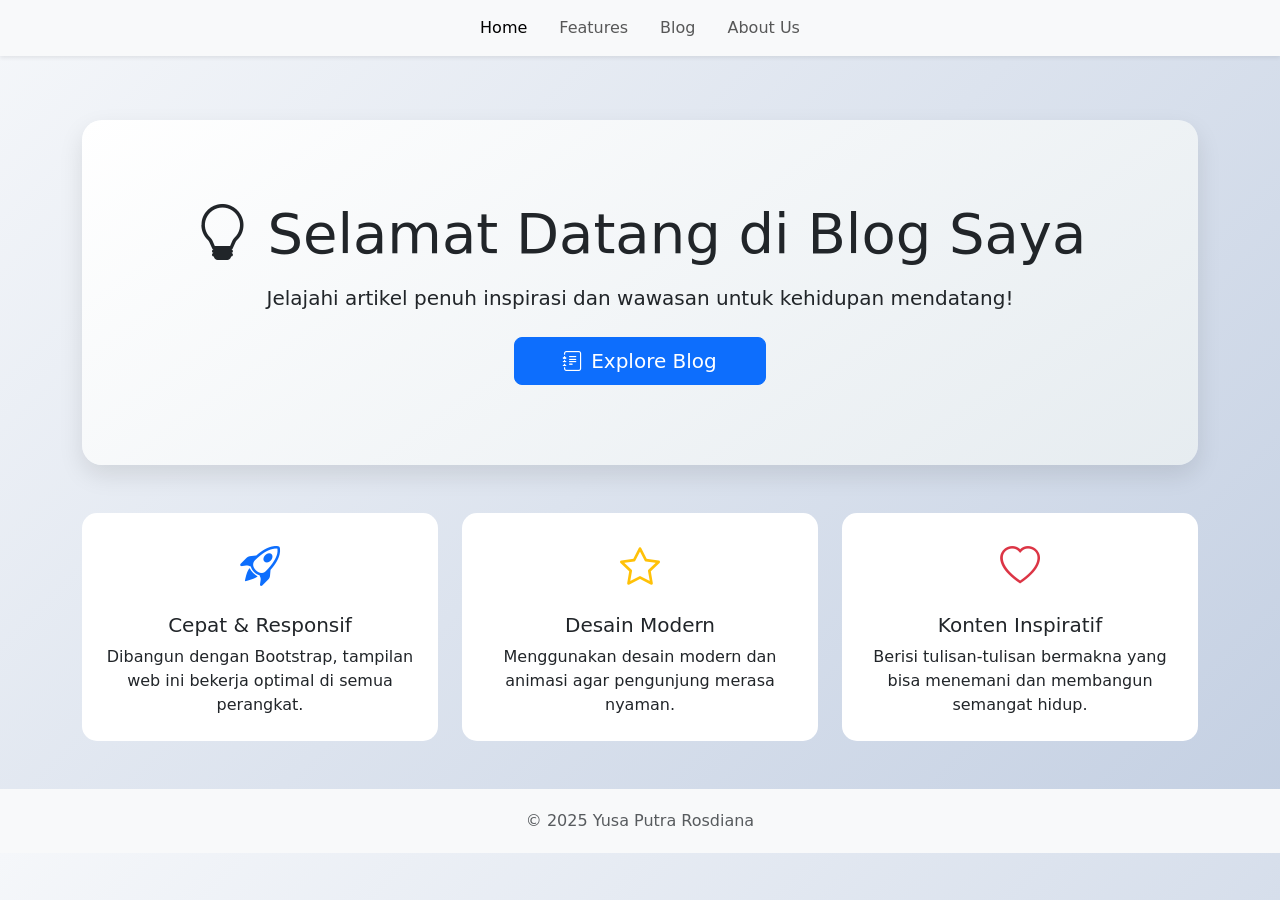
<file: index.html>
<!DOCTYPE html>
<html lang="en">
<head>
  <meta charset="UTF-8">
  <meta name="viewport" content="width=device-width, initial-scale=1">
  <title>Beranda</title>
  <link href="https://cdn.jsdelivr.net/npm/bootstrap@5.3.0/dist/css/bootstrap.min.css" rel="stylesheet">
  <link href="https://cdnjs.cloudflare.com/ajax/libs/animate.css/4.1.1/animate.min.css" rel="stylesheet">
  <link href="https://cdn.jsdelivr.net/npm/bootstrap-icons@1.10.5/font/bootstrap-icons.css" rel="stylesheet">
  <style>
    body {
      padding-top: 70px;
      background: linear-gradient(135deg, #f5f7fa, #c3cfe2);
    }

    .navbar.scrolled {
      background-color: rgba(255, 255, 255, 0.85) !important;
      -webkit-backdrop-filter: blur(10px);
      backdrop-filter: blur(10px);
      box-shadow: 0 2px 10px rgba(0, 0, 0, 0.05);
    }

    .hero-section {
      padding: 80px 20px;
      background: linear-gradient(145deg, #ffffff, #e6ecf0);
      border-radius: 20px;
      box-shadow: 0 10px 25px rgba(0, 0, 0, 0.1);
      margin-top: 50px;
    }

    .feature-card {
      border: none;
      border-radius: 15px;
      transition: transform 0.3s;
    }

    .feature-card:hover {
      transform: translateY(-5px);
      box-shadow: 0 8px 20px rgba(0, 0, 0, 0.1);
    }

    .footer {
      padding: 20px;
      background-color: #f8f9fa;
      text-align: center;
      margin-top: 100px;
    }
  </style>
</head>
<body>

<!-- Navbar -->
<nav class="navbar navbar-expand-lg navbar-light bg-light fixed-top shadow-sm">
  <div class="container justify-content-center">
    <button class="navbar-toggler" type="button" data-bs-toggle="collapse" data-bs-target="#navbarNav" title="Toggle navigation">
      <span class="navbar-toggler-icon"></span>
    </button>
    <div class="collapse navbar-collapse justify-content-center" id="navbarNav">
      <ul class="navbar-nav gap-3">
        <li class="nav-item"><a class="nav-link active" href="index.html">Home</a></li>
        <li class="nav-item"><a class="nav-link" href="features.html">Features</a></li>
        <li class="nav-item"><a class="nav-link" href="blog.html">Blog</a></li>
        <li class="nav-item"><a class="nav-link" href="about.html">About Us</a></li>
      </ul>
    </div>
  </div>
</nav>

<script>
  window.addEventListener('scroll', function () {
    const navbar = document.querySelector('.navbar');
    navbar.classList.toggle('scrolled', window.scrollY > 50);
  });
</script>

<!-- Hero Section -->
<div class="container text-center">
  <div class="hero-section animate__animated animate__fadeInUp">
    <h1 class="display-4 mb-3"><i class="bi bi-lightbulb"></i> Selamat Datang di <strong>Blog Saya</strong></h1>
    <p class="lead mb-4">Jelajahi artikel penuh inspirasi dan wawasan untuk kehidupan mendatang!</p>
    <a href="blog.html" class="btn btn-primary btn-lg px-5"><i class="bi bi-journal-text me-2"></i>Explore Blog</a>
  </div>
</div>

<!-- Feature Highlights -->
<div class="container mt-5">
  <div class="row g-4 text-center">
    <div class="col-md-4">
      <div class="card feature-card p-4">
        <i class="bi bi-rocket-takeoff fs-1 text-primary mb-3"></i>
        <h5 class="card-title">Cepat & Responsif</h5>
        <p class="card-text">Dibangun dengan Bootstrap, tampilan web ini bekerja optimal di semua perangkat.</p>
      </div>
    </div>
    <div class="col-md-4">
      <div class="card feature-card p-4">
        <i class="bi bi-star fs-1 text-warning mb-3"></i>
        <h5 class="card-title">Desain Modern</h5>
        <p class="card-text">Menggunakan desain modern dan animasi agar pengunjung merasa nyaman.</p>
      </div>
    </div>
    <div class="col-md-4">
      <div class="card feature-card p-4">
        <i class="bi bi-heart fs-1 text-danger mb-3"></i>
        <h5 class="card-title">Konten Inspiratif</h5>
        <p class="card-text">Berisi tulisan-tulisan bermakna yang bisa menemani dan membangun semangat hidup.</p>
      </div>
    </div>
  </div>
</div>

<!-- Footer -->
<div class="footer mt-5">
  <p class="text-muted mb-0">© 2025 Yusa Putra Rosdiana</p>
</div>

<script src="https://cdn.jsdelivr.net/npm/bootstrap@5.3.0/dist/js/bootstrap.bundle.min.js"></script>
</body>
</html>
</file>
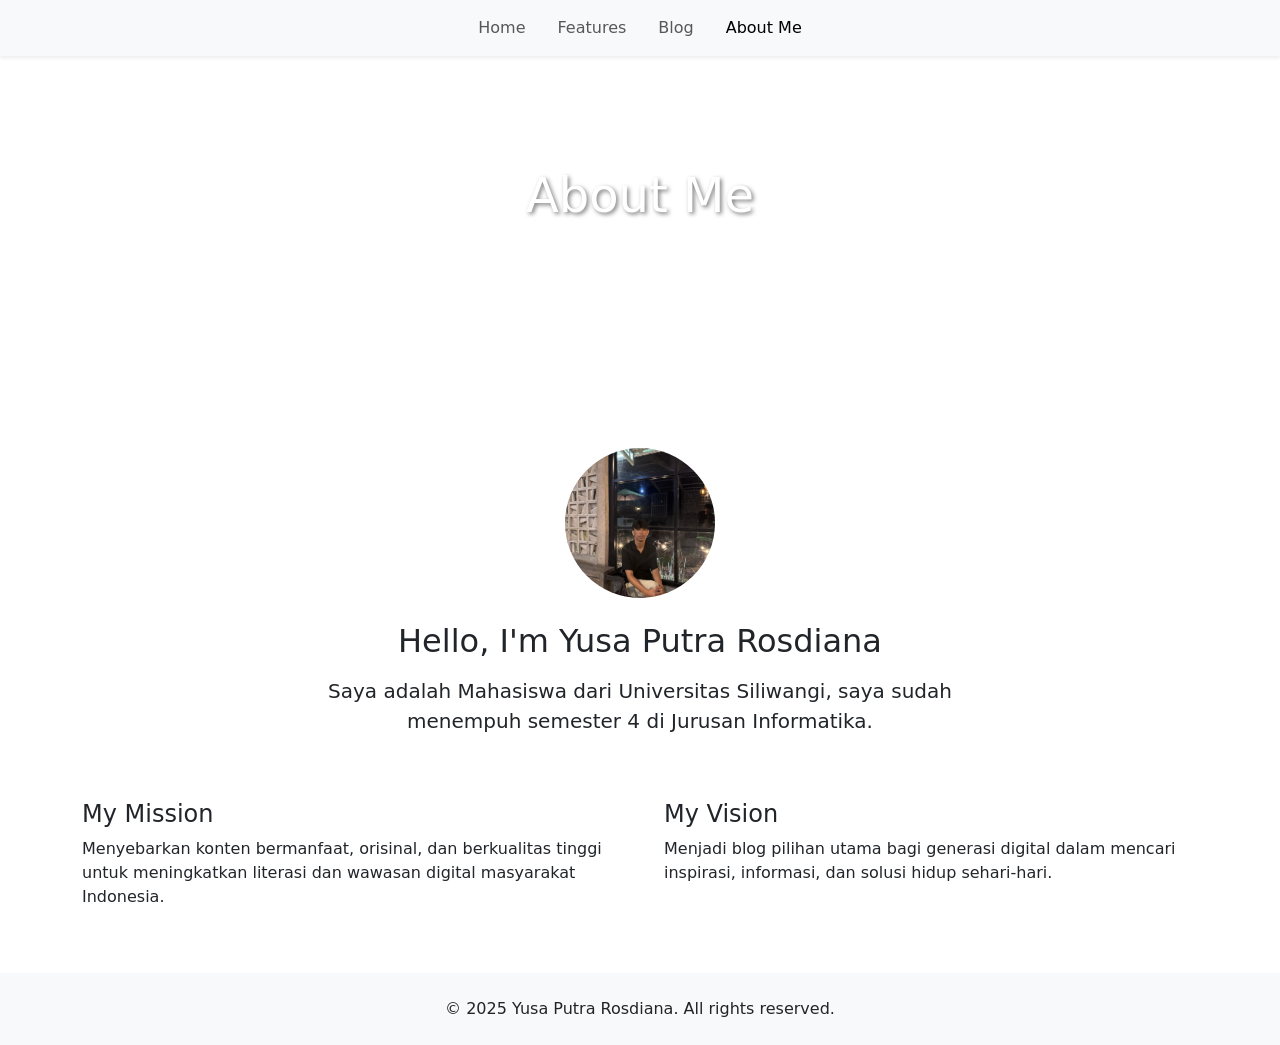
<file: about.html>
<!DOCTYPE html>
<html lang="en">
<head>
  <meta charset="UTF-8" />
  <meta name="viewport" content="width=device-width, initial-scale=1.0"/>
  <title>About Me</title>
  <link href="https://cdn.jsdelivr.net/npm/bootstrap@5.3.0/dist/css/bootstrap.min.css" rel="stylesheet">
  <style>
    .hero {
      background: url('https://bnp.jambiprov.go.id/wp-content/uploads/2022/12/Cara-menulis-artikel-ilmiah.png') no-repeat center center;
      background-size: cover;
      height: 400px;
      color: white;
      display: flex;
      align-items: center;
      justify-content: center;
      text-shadow: 2px 2px 4px rgba(0,0,0,0.5);
    }
    .hero h1 {
      font-size: 3rem;
    }
    .profile img {
      width: 150px;
      height: 150px;
      object-fit: cover;
      border-radius: 50%;
    }
  </style>
</head>
<body>
  <!-- Navbar -->
  <nav class="navbar navbar-expand-lg navbar-light bg-light fixed-top shadow-sm">
    <div class="container justify-content-center">
      <button class="navbar-toggler" type="button" data-bs-toggle="collapse" data-bs-target="#navbarNav" title="Toggle navigation">
        <span class="navbar-toggler-icon"></span>
      </button>
      <div class="collapse navbar-collapse justify-content-center" id="navbarNav">
        <ul class="navbar-nav gap-3">
          <li class="nav-item"><a class="nav-link" href="index.html">Home</a></li>
          <li class="nav-item"><a class="nav-link" href="features.html">Features</a></li>
          <li class="nav-item"><a class="nav-link" href="blog.html">Blog</a></li>
          <li class="nav-item"><a class="nav-link active" href="about.html">About Me</a></li>
        </ul>
      </div>
    </div>
  </nav>

  <!-- Hero Section -->
  <section class="hero mb-5">
    <h1>About Me</h1>
  </section>

  <!-- About Me -->
  <div class="container mb-5">
    <div class="row justify-content-center">
      <div class="col-lg-8 text-center">
        <div class="profile mb-4">
          <img src="/image/foto.jpg" alt="My Photo">
        </div>
        <h2 class="mb-3">Hello, I'm Yusa Putra Rosdiana</h2>
        <p class="lead">Saya adalah Mahasiswa dari Universitas Siliwangi, saya sudah menempuh semester 4 di Jurusan Informatika.</p>
      </div>
    </div>
  </div>

  <!-- My Mission and Vision -->
  <div class="container mb-5">
    <div class="row g-5">
      <div class="col-md-6">
        <h4>My Mission</h4>
        <p>Menyebarkan konten bermanfaat, orisinal, dan berkualitas tinggi untuk meningkatkan literasi dan wawasan digital masyarakat Indonesia.</p>
      </div>
      <div class="col-md-6">
        <h4>My Vision</h4>
        <p> Menjadi blog pilihan utama bagi generasi digital dalam mencari inspirasi, informasi, dan solusi hidup sehari-hari.</p>
      </div>
    </div>
  </div>

  <!-- Footer -->
  <footer class="bg-light text-center py-4">
    <div class="container">
      <p class="mb-0">&copy; 2025 Yusa Putra Rosdiana. All rights reserved.</p>
    </div>
  </footer>

  <script src="https://cdn.jsdelivr.net/npm/bootstrap@5.3.0/dist/js/bootstrap.bundle.min.js"></script>
</body>
</html>
</file>
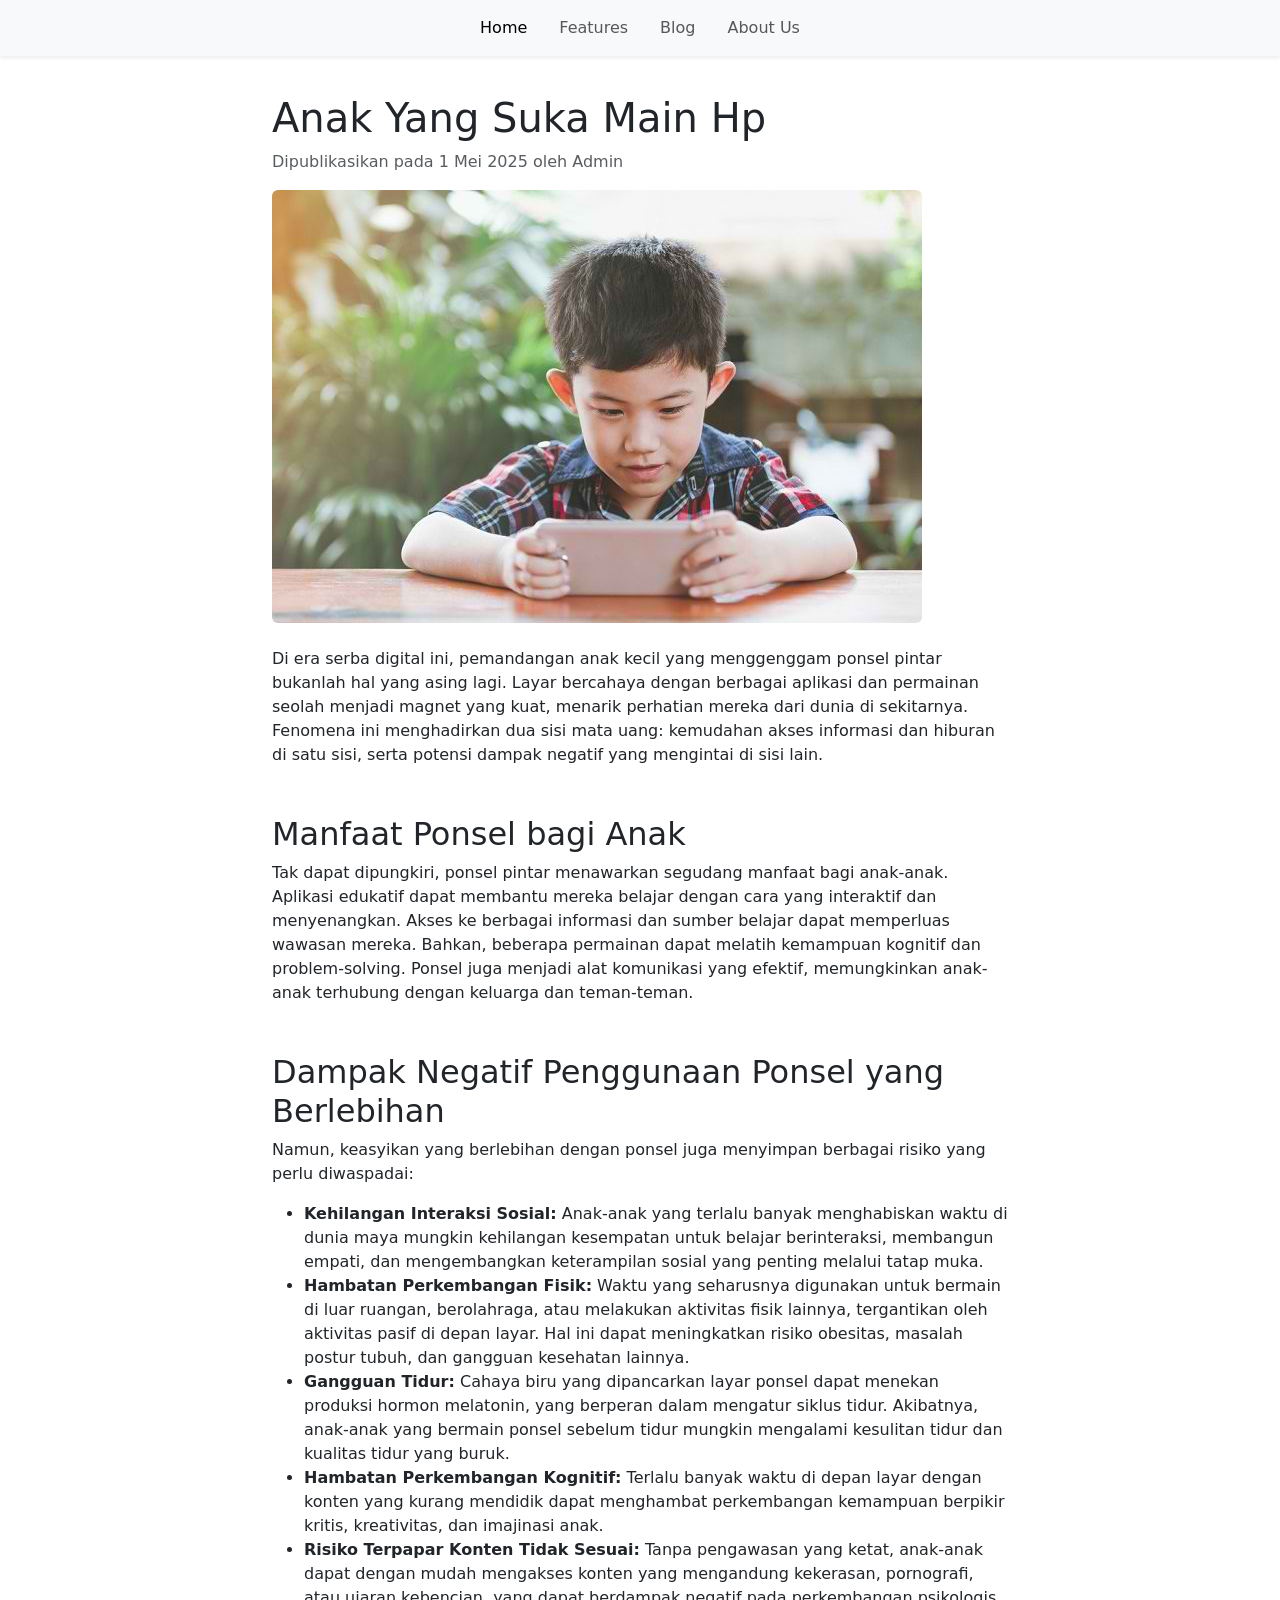
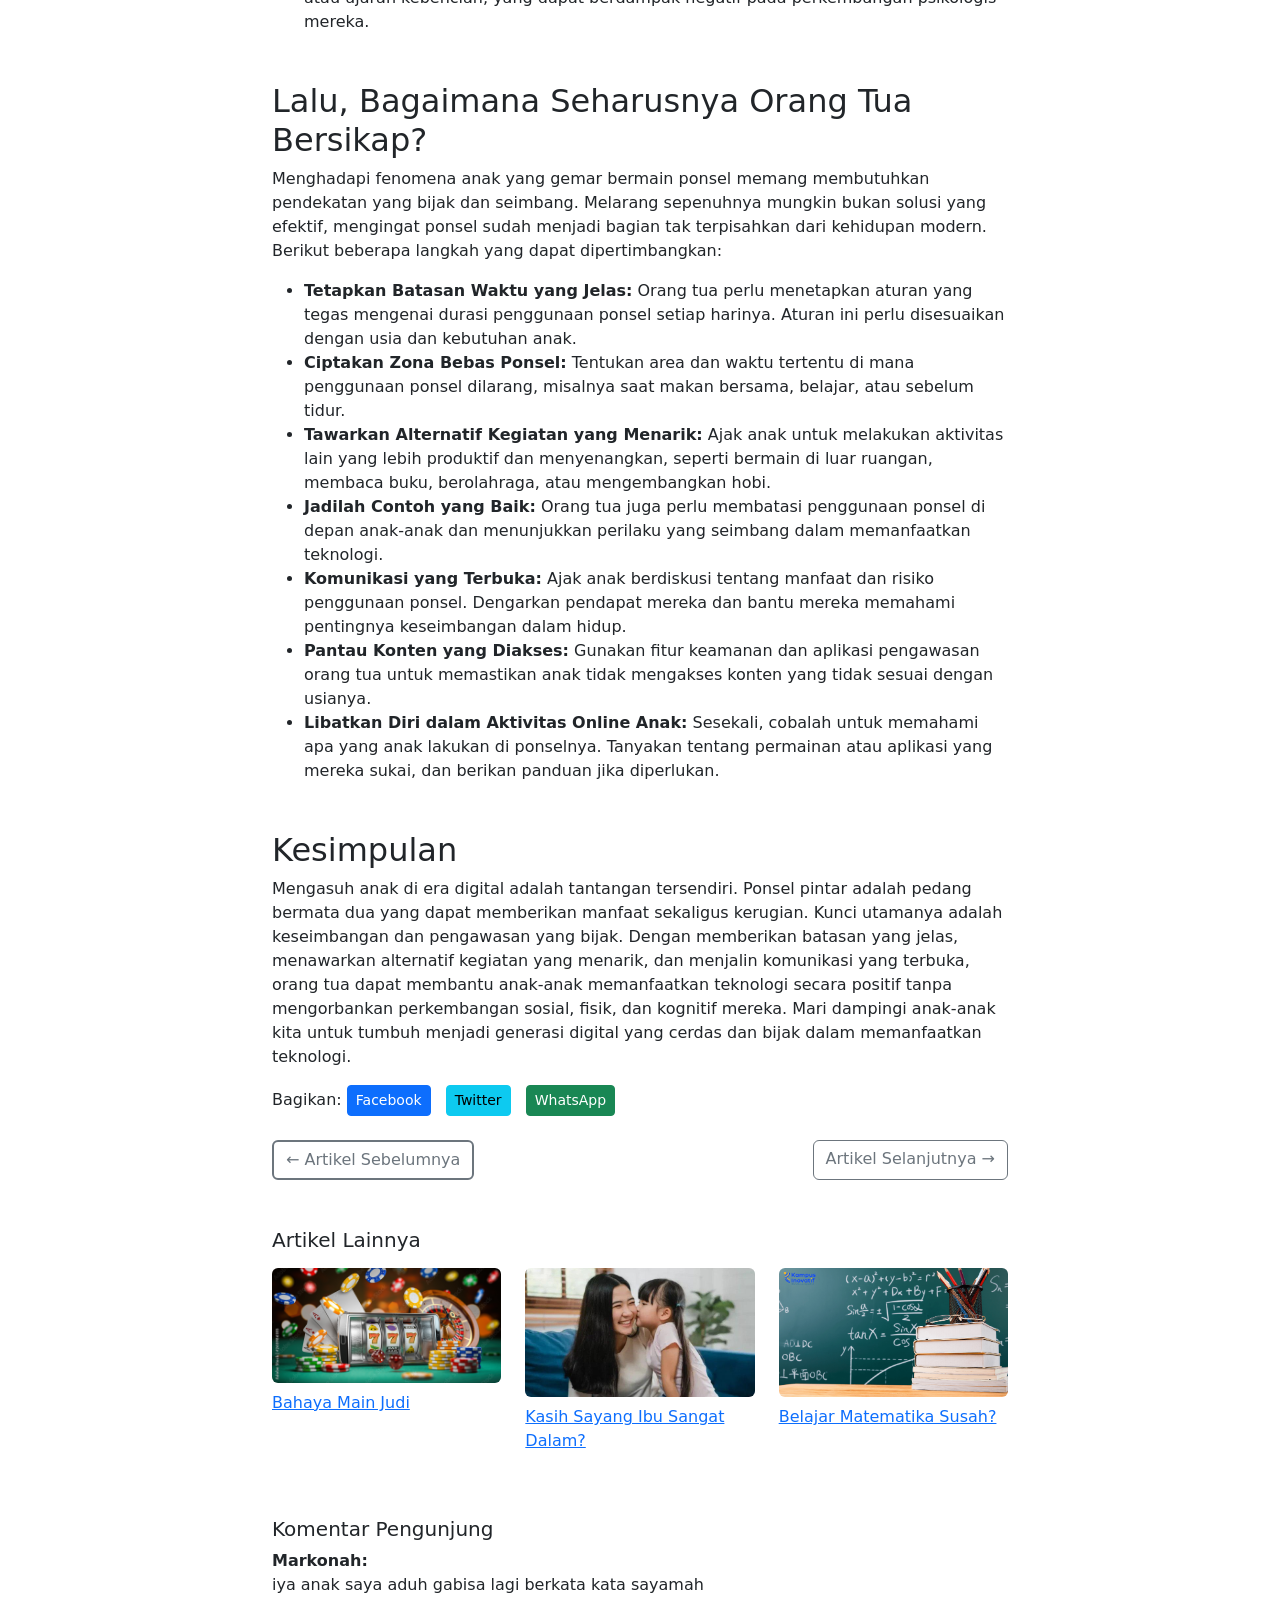
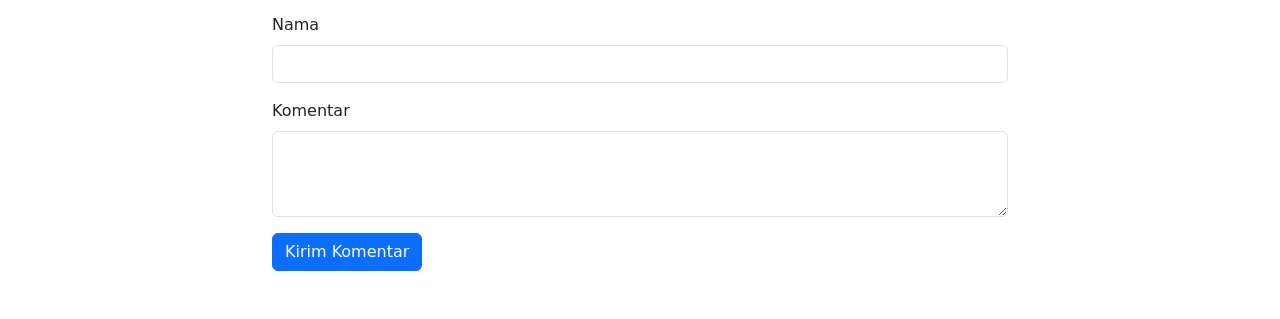
<file: artikel1.html>
<!DOCTYPE html>
<html lang="id">
<head>
  <meta charset="UTF-8">
  <meta name="viewport" content="width=device-width, initial-scale=1">
  <title>Artikel</title>
  <link href="https://cdn.jsdelivr.net/npm/bootstrap@5.3.0/dist/css/bootstrap.min.css" rel="stylesheet">
  <style>
    body {
      padding-top: 70px;
    }
    .share-btns a {
      margin-right: 10px;
    }
    .comment-box {
      margin-top: 30px;
    }
    .btn-custom {
    border: 2px solid #6c757d; /* Warna border */
    color: #6c757d; /* Warna teks */
    transition: all 0.3s ease; /* Efek transisi */
  }

  .btn-custom:hover {
    background-color: #6c757d; /* Warna latar saat hover */
    color: #fff; /* Warna teks saat hover */
    box-shadow: 0 4px 8px rgba(0, 0, 0, 0.2); /* Efek bayangan */
  }
  </style>
</head>
<body>

<!-- Navbar -->
<nav class="navbar navbar-expand-lg navbar-light bg-light fixed-top shadow-sm">
  <div class="container justify-content-center">
    <button class="navbar-toggler" type="button" data-bs-toggle="collapse" data-bs-target="#navbarNav" title="Toggle navigation">
      <span class="navbar-toggler-icon"></span>
    </button>
    <div class="collapse navbar-collapse justify-content-center" id="navbarNav">
      <ul class="navbar-nav gap-3">
        <li class="nav-item"><a class="nav-link active" href="index.html">Home</a></li>
        <li class="nav-item"><a class="nav-link" href="features.html">Features</a></li>
        <li class="nav-item"><a class="nav-link" href="blog.html">Blog</a></li>
        <li class="nav-item"><a class="nav-link" href="about.html">About Us</a></li>
      </ul>
    </div>
  </div>
</nav>
<!-- Konten Artikel -->
<div class="container pb-5">
  <div class="row">
    <div class="col-lg-8 mx-auto">

      <h1 class="mt-4">Anak Yang Suka Main Hp</h1>
      <p class="text-muted">Dipublikasikan pada 1 Mei 2025 oleh Admin</p>

      <img src="/image/anak.jpg" class="img-fluid rounded mb-4" alt="Gambar Artikel">

      <p>Di era serba digital ini, pemandangan anak kecil yang menggenggam ponsel pintar bukanlah hal yang asing lagi. Layar bercahaya dengan berbagai aplikasi dan permainan seolah menjadi magnet yang kuat, menarik perhatian mereka dari dunia di sekitarnya. Fenomena ini menghadirkan dua sisi mata uang: kemudahan akses informasi dan hiburan di satu sisi, serta potensi dampak negatif yang mengintai di sisi lain.</p>

      <h2 class="mt-5">Manfaat Ponsel bagi Anak</h2>
      <p>Tak dapat dipungkiri, ponsel pintar menawarkan segudang manfaat bagi anak-anak. Aplikasi edukatif dapat membantu mereka belajar dengan cara yang interaktif dan menyenangkan. Akses ke berbagai informasi dan sumber belajar dapat memperluas wawasan mereka. Bahkan, beberapa permainan dapat melatih kemampuan kognitif dan problem-solving. Ponsel juga menjadi alat komunikasi yang efektif, memungkinkan anak-anak terhubung dengan keluarga dan teman-teman.</p>

      <h2 class="mt-5">Dampak Negatif Penggunaan Ponsel yang Berlebihan</h2>
      <p>Namun, keasyikan yang berlebihan dengan ponsel juga menyimpan berbagai risiko yang perlu diwaspadai:</p>
      <ul>
        <li><strong>Kehilangan Interaksi Sosial:</strong> Anak-anak yang terlalu banyak menghabiskan waktu di dunia maya mungkin kehilangan kesempatan untuk belajar berinteraksi, membangun empati, dan mengembangkan keterampilan sosial yang penting melalui tatap muka.</li>
        <li><strong>Hambatan Perkembangan Fisik:</strong> Waktu yang seharusnya digunakan untuk bermain di luar ruangan, berolahraga, atau melakukan aktivitas fisik lainnya, tergantikan oleh aktivitas pasif di depan layar. Hal ini dapat meningkatkan risiko obesitas, masalah postur tubuh, dan gangguan kesehatan lainnya.</li>
        <li><strong>Gangguan Tidur:</strong> Cahaya biru yang dipancarkan layar ponsel dapat menekan produksi hormon melatonin, yang berperan dalam mengatur siklus tidur. Akibatnya, anak-anak yang bermain ponsel sebelum tidur mungkin mengalami kesulitan tidur dan kualitas tidur yang buruk.</li>
        <li><strong>Hambatan Perkembangan Kognitif:</strong> Terlalu banyak waktu di depan layar dengan konten yang kurang mendidik dapat menghambat perkembangan kemampuan berpikir kritis, kreativitas, dan imajinasi anak.</li>
        <li><strong>Risiko Terpapar Konten Tidak Sesuai:</strong> Tanpa pengawasan yang ketat, anak-anak dapat dengan mudah mengakses konten yang mengandung kekerasan, pornografi, atau ujaran kebencian, yang dapat berdampak negatif pada perkembangan psikologis mereka.</li>
      </ul>

      <h2 class="mt-5">Lalu, Bagaimana Seharusnya Orang Tua Bersikap?</h2>
      <p>Menghadapi fenomena anak yang gemar bermain ponsel memang membutuhkan pendekatan yang bijak dan seimbang. Melarang sepenuhnya mungkin bukan solusi yang efektif, mengingat ponsel sudah menjadi bagian tak terpisahkan dari kehidupan modern. Berikut beberapa langkah yang dapat dipertimbangkan:</p>
      <ul>
        <li><strong>Tetapkan Batasan Waktu yang Jelas:</strong> Orang tua perlu menetapkan aturan yang tegas mengenai durasi penggunaan ponsel setiap harinya. Aturan ini perlu disesuaikan dengan usia dan kebutuhan anak.</li>
        <li><strong>Ciptakan Zona Bebas Ponsel:</strong> Tentukan area dan waktu tertentu di mana penggunaan ponsel dilarang, misalnya saat makan bersama, belajar, atau sebelum tidur.</li>
        <li><strong>Tawarkan Alternatif Kegiatan yang Menarik:</strong> Ajak anak untuk melakukan aktivitas lain yang lebih produktif dan menyenangkan, seperti bermain di luar ruangan, membaca buku, berolahraga, atau mengembangkan hobi.</li>
        <li><strong>Jadilah Contoh yang Baik:</strong> Orang tua juga perlu membatasi penggunaan ponsel di depan anak-anak dan menunjukkan perilaku yang seimbang dalam memanfaatkan teknologi.</li>
        <li><strong>Komunikasi yang Terbuka:</strong> Ajak anak berdiskusi tentang manfaat dan risiko penggunaan ponsel. Dengarkan pendapat mereka dan bantu mereka memahami pentingnya keseimbangan dalam hidup.</li>
        <li><strong>Pantau Konten yang Diakses:</strong> Gunakan fitur keamanan dan aplikasi pengawasan orang tua untuk memastikan anak tidak mengakses konten yang tidak sesuai dengan usianya.</li>
        <li><strong>Libatkan Diri dalam Aktivitas Online Anak:</strong> Sesekali, cobalah untuk memahami apa yang anak lakukan di ponselnya. Tanyakan tentang permainan atau aplikasi yang mereka sukai, dan berikan panduan jika diperlukan.</li>
      </ul>

      <h2 class="mt-5">Kesimpulan</h2>
      <p>Mengasuh anak di era digital adalah tantangan tersendiri. Ponsel pintar adalah pedang bermata dua yang dapat memberikan manfaat sekaligus kerugian. Kunci utamanya adalah keseimbangan dan pengawasan yang bijak. Dengan memberikan batasan yang jelas, menawarkan alternatif kegiatan yang menarik, dan menjalin komunikasi yang terbuka, orang tua dapat membantu anak-anak memanfaatkan teknologi secara positif tanpa mengorbankan perkembangan sosial, fisik, dan kognitif mereka. Mari dampingi anak-anak kita untuk tumbuh menjadi generasi digital yang cerdas dan bijak dalam memanfaatkan teknologi.</p>

      <!-- Tombol Share -->
    <div class="share-btns mb-4">
      <span>Bagikan: </span>
      <a href="https://www.facebook.com/sharer/sharer.php?u=https://example.com/artikel1.html" target="_blank" rel="noopener" class="btn btn-sm btn-primary">
        Facebook
      </a>
      <a href="https://twitter.com/intent/tweet?url=https://example.com/artikel1.html&text=Anak%20Yang%20Suka%20Main%20Hp" target="_blank" rel="noopener" class="btn btn-sm btn-info">
        Twitter
      </a>
      <a href="https://api.whatsapp.com/send?text=Anak%20Yang%20Suka%20Main%20Hp%20https://example.com/artikel1.html" target="_blank" rel="noopener" class="btn btn-sm btn-success">
        WhatsApp
      </a>
    </div>

      <!-- Navigasi Artikel -->
      <div class="d-flex justify-content-between my-4">
        <a href="/features.html" class="btn btn-outline-secondary btn-custom">&larr; Artikel Sebelumnya</a>
        <a href="/artikel2.html" class="btn btn-outline-secondary">Artikel Selanjutnya &rarr;</a>
      </div>

      <!-- Rekomendasi Artikel -->
      <h5 class="mt-5 mb-3">Artikel Lainnya</h5>
      <div class="row">
        <div class="col-md-4">
          <a href="/artikel2.html" title="Bahaya Main Judi"><img src="/image/judi.jpg" class="img-fluid rounded" alt=""></a>
          <p class="mt-2"><a href="/artikel2.html">Bahaya Main Judi</a></p>
        </div>
        <div class="col-md-4">
          <a href="/artikel3.html" title="Kasih Sayang Ibu Sangat Dalam?"><img src="/image/ibu.jpg" class="img-fluid rounded" alt=""></a>
          <p class="mt-2"><a href="/artikel3.html">Kasih Sayang Ibu Sangat Dalam?</a></p>
        </div>
        <div class="col-md-4">
          <a href="/features.html" title="Belajar Matematika Susah?"><img src="/image/matematik.png" class="img-fluid rounded" alt=""></a>
          <p class="mt-2"><a href="/features.html">Belajar Matematika Susah?</a></p>
        </div>
      </div>

      <!-- Komentar -->
      <div class="comment-box mt-5">
        <h5>Komentar Pengunjung</h5>
        <div id="comment-list" class="mb-3">
          <!-- Komentar yang sudah ada -->
          <div class="mb-3">
            <strong>Markonah:</strong>
            <p>iya anak saya aduh gabisa lagi berkata kata sayamah</p>
          </div>
        </div>
      
        <!-- Kolom Komentar -->
        <form id="comment-form">
          <div class="mb-3">
            <label for="nama" class="form-label">Nama</label>
            <input type="text" class="form-control" id="nama" required>
          </div>
          <div class="mb-3">
            <label for="komentar" class="form-label">Komentar</label>
            <textarea class="form-control" id="komentar" rows="3" required></textarea>
          </div>
          <button type="submit" class="btn btn-primary">Kirim Komentar</button>
        </form>
      </div>
      
      <script>
        // Tangani pengiriman komentar
        document.getElementById('comment-form').addEventListener('submit', function (e) {
          e.preventDefault(); // Mencegah reload halaman
      
          // Ambil nilai dari input
          const nama = document.getElementById('nama').value;
          const komentar = document.getElementById('komentar').value;
      
          // Buat elemen komentar baru
          const commentList = document.getElementById('comment-list');
          const newComment = document.createElement('div');
          newComment.classList.add('mb-3');
          newComment.innerHTML = `<strong>${nama}:</strong><p>${komentar}</p>`;
      
          // Tambahkan komentar ke daftar
          commentList.appendChild(newComment);
      
          // Reset form
          document.getElementById('comment-form').reset();
        });
      </script>

    </div>
  </div>
</div>
    </div>
  </div>
</div>

<!-- Bootstrap JS -->
<script src="https://cdn.jsdelivr.net/npm/bootstrap@5.3.0/dist/js/bootstrap.bundle.min.js"></script>

</body>
</html>
</file>
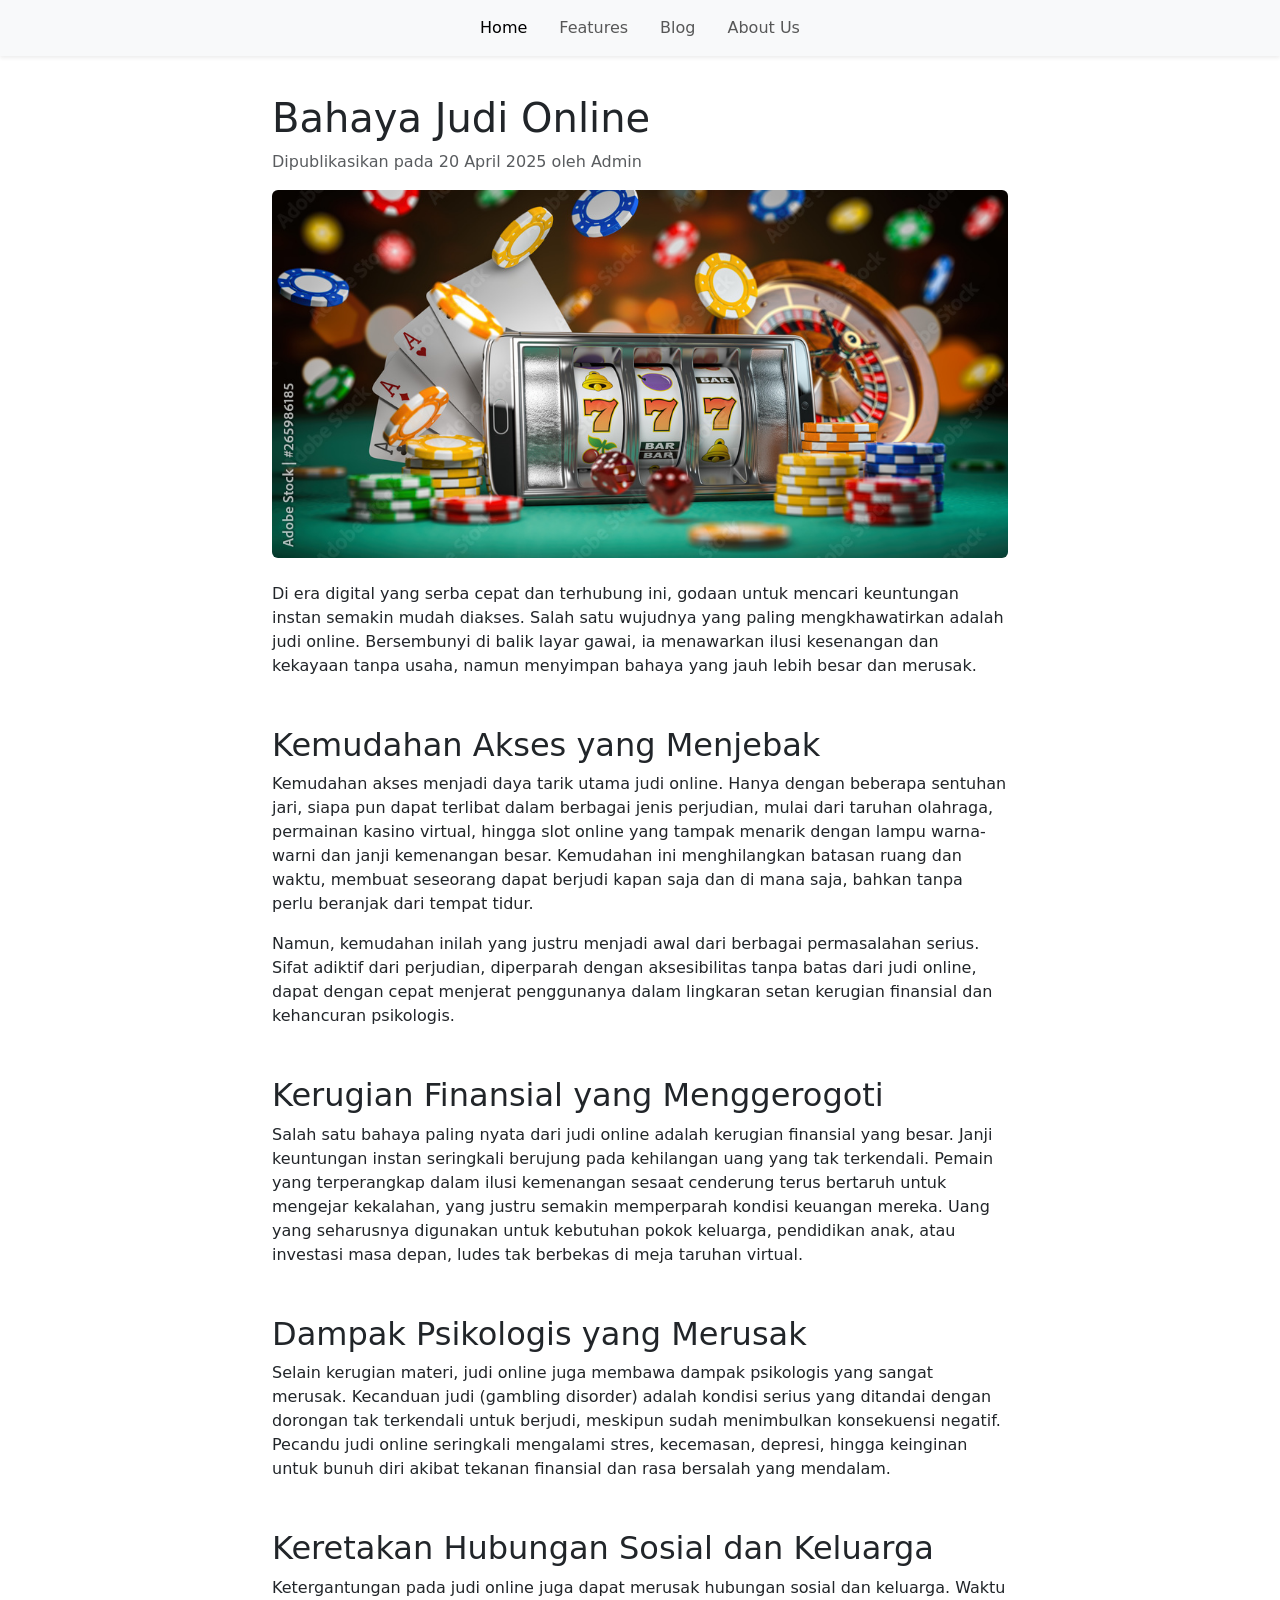
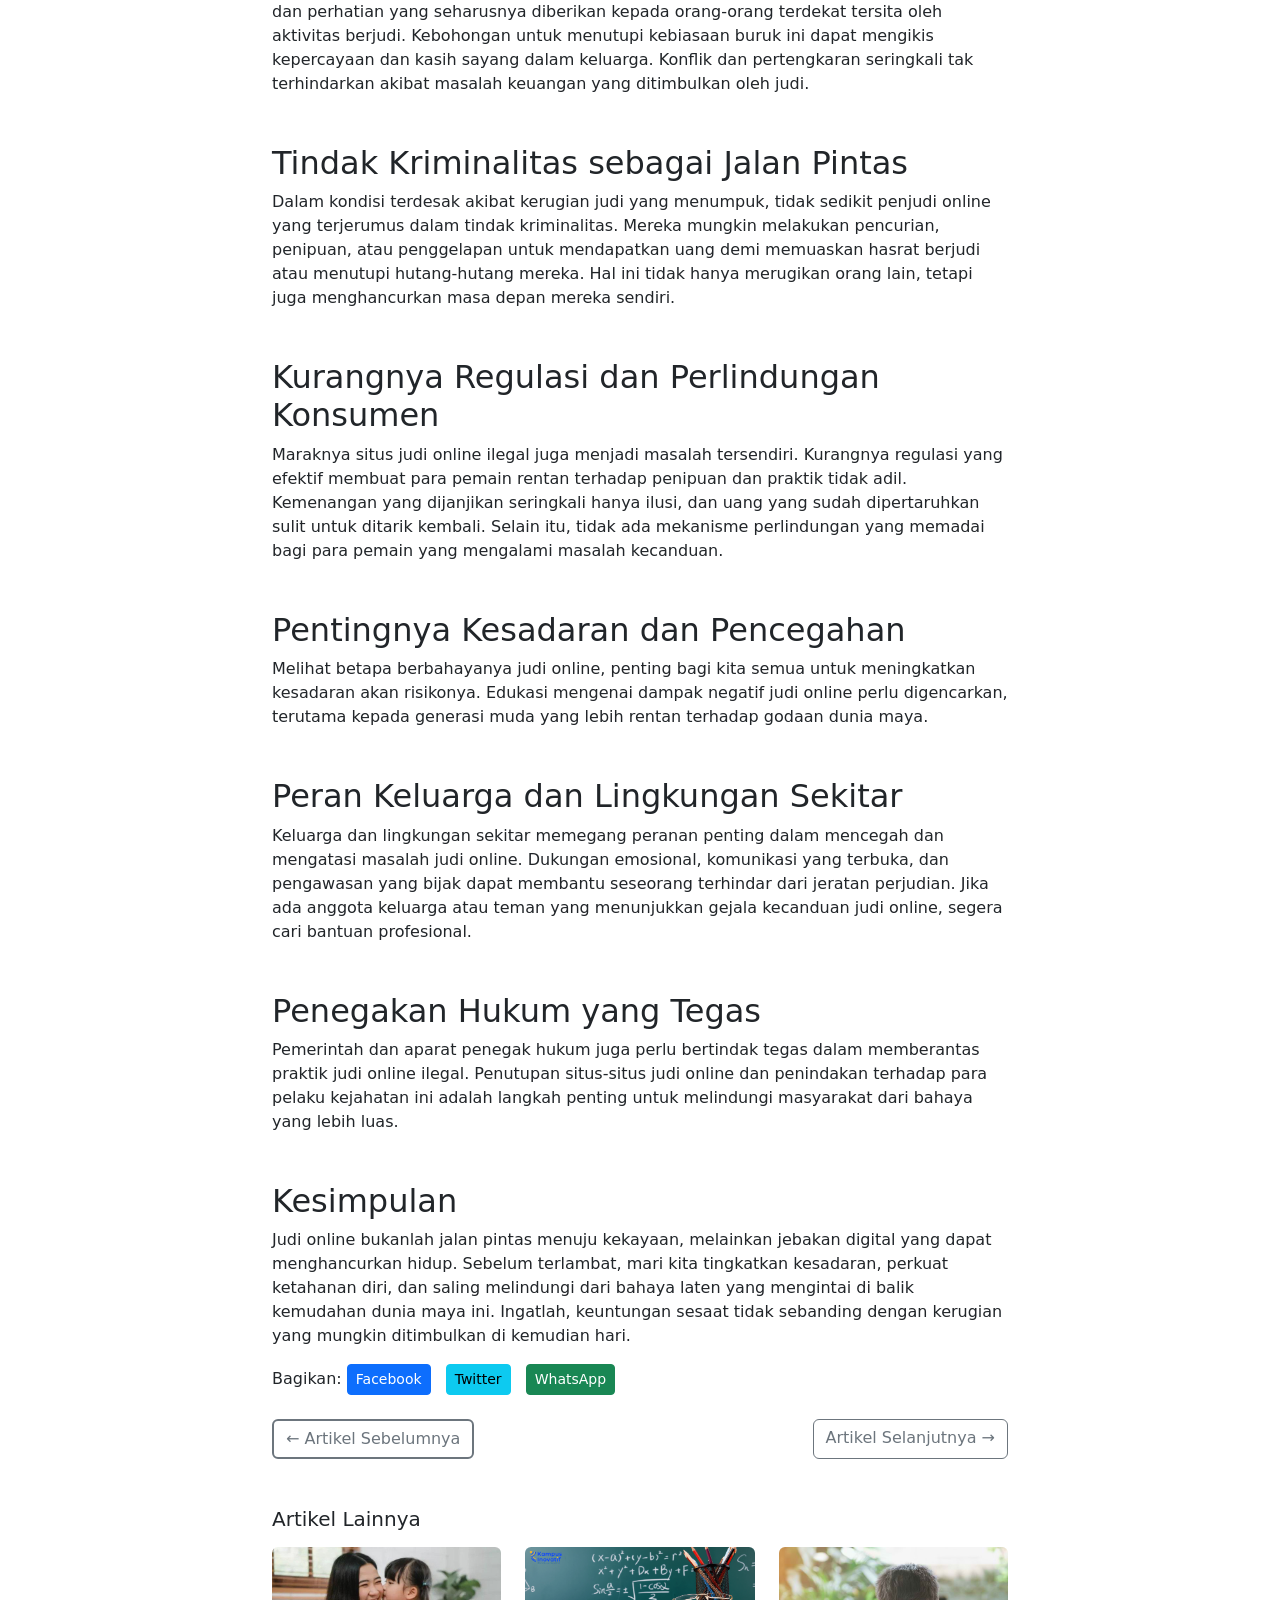
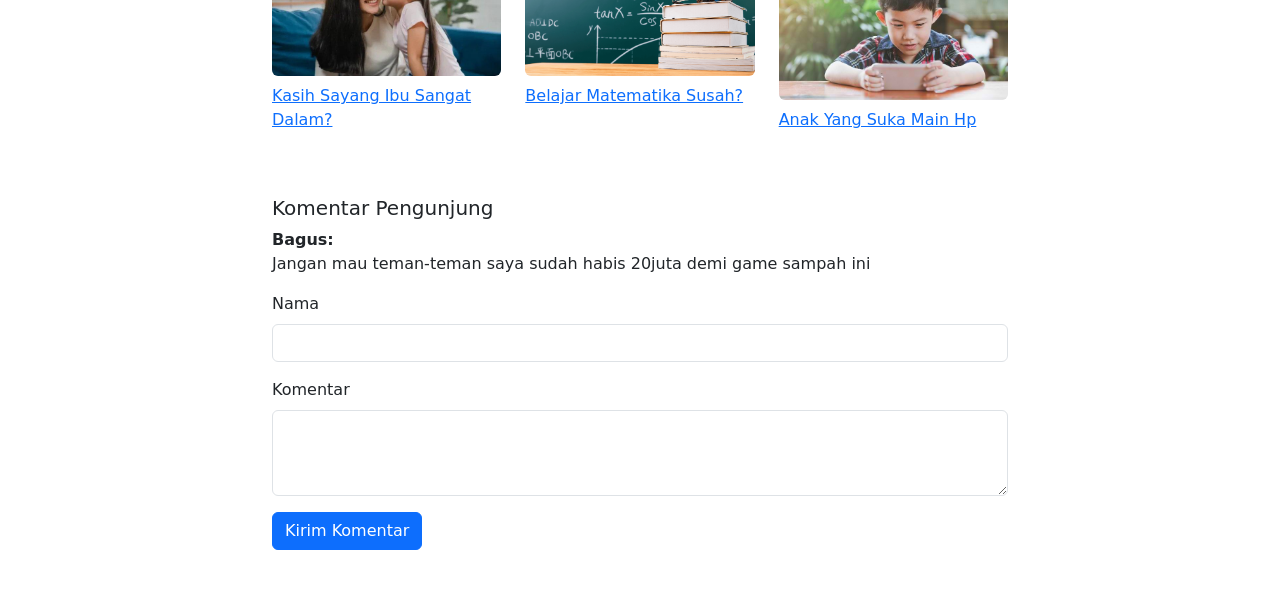
<file: artikel2.html>
<!DOCTYPE html>
<html lang="id">
<head>
  <meta charset="UTF-8">
  <meta name="viewport" content="width=device-width, initial-scale=1">
  <title>Artikel</title>
  <link href="https://cdn.jsdelivr.net/npm/bootstrap@5.3.0/dist/css/bootstrap.min.css" rel="stylesheet">
  <style>
    body {
      padding-top: 70px;
    }
    .share-btns a {
      margin-right: 10px;
    }
    .comment-box {
      margin-top: 30px;
    }
    .btn-custom {
    border: 2px solid #6c757d; /* Warna border */
    color: #6c757d; /* Warna teks */
    transition: all 0.3s ease; /* Efek transisi */
  }

  .btn-custom:hover {
    background-color: #6c757d; /* Warna latar saat hover */
    color: #fff; /* Warna teks saat hover */
    box-shadow: 0 4px 8px rgba(0, 0, 0, 0.2); /* Efek bayangan */
  }
  </style>
</head>
<body>

<!-- Navbar -->
<nav class="navbar navbar-expand-lg navbar-light bg-light fixed-top shadow-sm">
  <div class="container justify-content-center">
    <button class="navbar-toggler" type="button" data-bs-toggle="collapse" data-bs-target="#navbarNav" title="Toggle navigation">
      <span class="navbar-toggler-icon"></span>
    </button>
    <div class="collapse navbar-collapse justify-content-center" id="navbarNav">
      <ul class="navbar-nav gap-3">
        <li class="nav-item"><a class="nav-link active" href="index.html">Home</a></li>
        <li class="nav-item"><a class="nav-link" href="features.html">Features</a></li>
        <li class="nav-item"><a class="nav-link" href="blog.html">Blog</a></li>
        <li class="nav-item"><a class="nav-link" href="about.html">About Us</a></li>
      </ul>
    </div>
  </div>
</nav>
<!-- Konten Artikel -->
<div class="container pb-5">
  <div class="row">
    <div class="col-lg-8 mx-auto">

      <h1 class="mt-4">Bahaya Judi Online</h1>
      <p class="text-muted">Dipublikasikan pada 20 April 2025 oleh Admin</p>

      <img src="/image/judi.jpg" class="img-fluid rounded mb-4" alt="Gambar Artikel">

      <p>Di era digital yang serba cepat dan terhubung ini, godaan untuk mencari keuntungan instan semakin mudah diakses. Salah satu wujudnya yang paling mengkhawatirkan adalah judi online. Bersembunyi di balik layar gawai, ia menawarkan ilusi kesenangan dan kekayaan tanpa usaha, namun menyimpan bahaya yang jauh lebih besar dan merusak.</p>

      <h2 class="mt-5">Kemudahan Akses yang Menjebak</h2>
      <p>Kemudahan akses menjadi daya tarik utama judi online. Hanya dengan beberapa sentuhan jari, siapa pun dapat terlibat dalam berbagai jenis perjudian, mulai dari taruhan olahraga, permainan kasino virtual, hingga slot online yang tampak menarik dengan lampu warna-warni dan janji kemenangan besar. Kemudahan ini menghilangkan batasan ruang dan waktu, membuat seseorang dapat berjudi kapan saja dan di mana saja, bahkan tanpa perlu beranjak dari tempat tidur.</p>
      <p>Namun, kemudahan inilah yang justru menjadi awal dari berbagai permasalahan serius. Sifat adiktif dari perjudian, diperparah dengan aksesibilitas tanpa batas dari judi online, dapat dengan cepat menjerat penggunanya dalam lingkaran setan kerugian finansial dan kehancuran psikologis.</p>

      <h2 class="mt-5">Kerugian Finansial yang Menggerogoti</h2>
      <p>Salah satu bahaya paling nyata dari judi online adalah kerugian finansial yang besar. Janji keuntungan instan seringkali berujung pada kehilangan uang yang tak terkendali. Pemain yang terperangkap dalam ilusi kemenangan sesaat cenderung terus bertaruh untuk mengejar kekalahan, yang justru semakin memperparah kondisi keuangan mereka. Uang yang seharusnya digunakan untuk kebutuhan pokok keluarga, pendidikan anak, atau investasi masa depan, ludes tak berbekas di meja taruhan virtual.</p>

      <h2 class="mt-5">Dampak Psikologis yang Merusak</h2>
      <p>Selain kerugian materi, judi online juga membawa dampak psikologis yang sangat merusak. Kecanduan judi (gambling disorder) adalah kondisi serius yang ditandai dengan dorongan tak terkendali untuk berjudi, meskipun sudah menimbulkan konsekuensi negatif. Pecandu judi online seringkali mengalami stres, kecemasan, depresi, hingga keinginan untuk bunuh diri akibat tekanan finansial dan rasa bersalah yang mendalam.</p>

      <h2 class="mt-5">Keretakan Hubungan Sosial dan Keluarga</h2>
      <p>Ketergantungan pada judi online juga dapat merusak hubungan sosial dan keluarga. Waktu dan perhatian yang seharusnya diberikan kepada orang-orang terdekat tersita oleh aktivitas berjudi. Kebohongan untuk menutupi kebiasaan buruk ini dapat mengikis kepercayaan dan kasih sayang dalam keluarga. Konflik dan pertengkaran seringkali tak terhindarkan akibat masalah keuangan yang ditimbulkan oleh judi.</p>

      <h2 class="mt-5">Tindak Kriminalitas sebagai Jalan Pintas</h2>
      <p>Dalam kondisi terdesak akibat kerugian judi yang menumpuk, tidak sedikit penjudi online yang terjerumus dalam tindak kriminalitas. Mereka mungkin melakukan pencurian, penipuan, atau penggelapan untuk mendapatkan uang demi memuaskan hasrat berjudi atau menutupi hutang-hutang mereka. Hal ini tidak hanya merugikan orang lain, tetapi juga menghancurkan masa depan mereka sendiri.</p>

      <h2 class="mt-5">Kurangnya Regulasi dan Perlindungan Konsumen</h2>
      <p>Maraknya situs judi online ilegal juga menjadi masalah tersendiri. Kurangnya regulasi yang efektif membuat para pemain rentan terhadap penipuan dan praktik tidak adil. Kemenangan yang dijanjikan seringkali hanya ilusi, dan uang yang sudah dipertaruhkan sulit untuk ditarik kembali. Selain itu, tidak ada mekanisme perlindungan yang memadai bagi para pemain yang mengalami masalah kecanduan.</p>

      <h2 class="mt-5">Pentingnya Kesadaran dan Pencegahan</h2>
      <p>Melihat betapa berbahayanya judi online, penting bagi kita semua untuk meningkatkan kesadaran akan risikonya. Edukasi mengenai dampak negatif judi online perlu digencarkan, terutama kepada generasi muda yang lebih rentan terhadap godaan dunia maya.</p>

      <h2 class="mt-5">Peran Keluarga dan Lingkungan Sekitar</h2>
      <p>Keluarga dan lingkungan sekitar memegang peranan penting dalam mencegah dan mengatasi masalah judi online. Dukungan emosional, komunikasi yang terbuka, dan pengawasan yang bijak dapat membantu seseorang terhindar dari jeratan perjudian. Jika ada anggota keluarga atau teman yang menunjukkan gejala kecanduan judi online, segera cari bantuan profesional.</p>

      <h2 class="mt-5">Penegakan Hukum yang Tegas</h2>
      <p>Pemerintah dan aparat penegak hukum juga perlu bertindak tegas dalam memberantas praktik judi online ilegal. Penutupan situs-situs judi online dan penindakan terhadap para pelaku kejahatan ini adalah langkah penting untuk melindungi masyarakat dari bahaya yang lebih luas.</p>

      <h2 class="mt-5">Kesimpulan</h2>
      <p>Judi online bukanlah jalan pintas menuju kekayaan, melainkan jebakan digital yang dapat menghancurkan hidup. Sebelum terlambat, mari kita tingkatkan kesadaran, perkuat ketahanan diri, dan saling melindungi dari bahaya laten yang mengintai di balik kemudahan dunia maya ini. Ingatlah, keuntungan sesaat tidak sebanding dengan kerugian yang mungkin ditimbulkan di kemudian hari.</p>

      <!-- Tombol Share -->
    <div class="share-btns mb-4">
      <span>Bagikan: </span>
      <a href="https://www.facebook.com/sharer/sharer.php?u=https://example.com/artikel2.html" target="_blank" rel="noopener" class="btn btn-sm btn-primary">
        Facebook
      </a>
      <a href="https://twitter.com/intent/tweet?url=https://example.com/artikel2.html&text=Bahaya%20Judi%20Online" target="_blank" rel="noopener" class="btn btn-sm btn-info">
        Twitter
      </a>
      <a href="https://api.whatsapp.com/send?text=Bahaya%20Judi%20Online%20https://example.com/artikel2.html" target="_blank" rel="noopener" class="btn btn-sm btn-success">
        WhatsApp
      </a>
    </div>

      <!-- Navigasi Artikel -->
      <div class="d-flex justify-content-between my-4">
        <a href="/artikel1.html" class="btn btn-outline-secondary btn-custom">&larr; Artikel Sebelumnya</a>
        <a href="/artikel3.html" class="btn btn-outline-secondary">Artikel Selanjutnya &rarr;</a>
      </div>

      <!-- Rekomendasi Artikel -->
      <h5 class="mt-5 mb-3">Artikel Lainnya</h5>
      <div class="row">
        <div class="col-md-4">
          <a href="/artikel3.html" title="Kasih Sayang Ibu Sangat Dalam"><img src="/image/ibu.jpg" class="img-fluid rounded" alt=""></a>
          <p class="mt-2"><a href="/artikel2.html">Kasih Sayang Ibu Sangat Dalam?</a></p>
        </div>
        <div class="col-md-4">
          <a href="/features.html" title="Belajar Matematika Susah?"><img src="/image/matematik.png" class="img-fluid rounded" alt=""></a>
          <p class="mt-2"><a href="/artikel3.html">Belajar Matematika Susah?</a></p>
        </div>
        <div class="col-md-4">
          <a href="/artikel1.html" title="Anak Yang Suka Main Hp"><img src="/image/anak.jpg" class="img-fluid rounded" alt=""></a>
          <p class="mt-2"><a href="/features.html">Anak Yang Suka Main Hp</a></p>
        </div>
      </div>

      <!-- Komentar -->
      <div class="comment-box mt-5">
        <h5>Komentar Pengunjung</h5>
        <div id="comment-list" class="mb-3">
          <!-- Komentar yang sudah ada -->
          <div class="mb-3">
            <strong>Bagus:</strong>
            <p>Jangan mau teman-teman saya sudah habis 20juta demi game sampah ini</p>
          </div>
        </div>
      
        <!-- Kolom Komentar -->
        <form id="comment-form">
          <div class="mb-3">
            <label for="nama" class="form-label">Nama</label>
            <input type="text" class="form-control" id="nama" required>
          </div>
          <div class="mb-3">
            <label for="komentar" class="form-label">Komentar</label>
            <textarea class="form-control" id="komentar" rows="3" required></textarea>
          </div>
          <button type="submit" class="btn btn-primary">Kirim Komentar</button>
        </form>
      </div>
      
      <script>
        // Tangani pengiriman komentar
        document.getElementById('comment-form').addEventListener('submit', function (e) {
          e.preventDefault(); // Mencegah reload halaman
      
          // Ambil nilai dari input
          const nama = document.getElementById('nama').value;
          const komentar = document.getElementById('komentar').value;
      
          // Buat elemen komentar baru
          const commentList = document.getElementById('comment-list');
          const newComment = document.createElement('div');
          newComment.classList.add('mb-3');
          newComment.innerHTML = `<strong>${nama}:</strong><p>${komentar}</p>`;
      
          // Tambahkan komentar ke daftar
          commentList.appendChild(newComment);
      
          // Reset form
          document.getElementById('comment-form').reset();
        });
      </script>

    </div>
  </div>
</div>
    </div>
  </div>
</div>

<!-- Bootstrap JS -->
<script src="https://cdn.jsdelivr.net/npm/bootstrap@5.3.0/dist/js/bootstrap.bundle.min.js"></script>

</body>
</html>
</file>
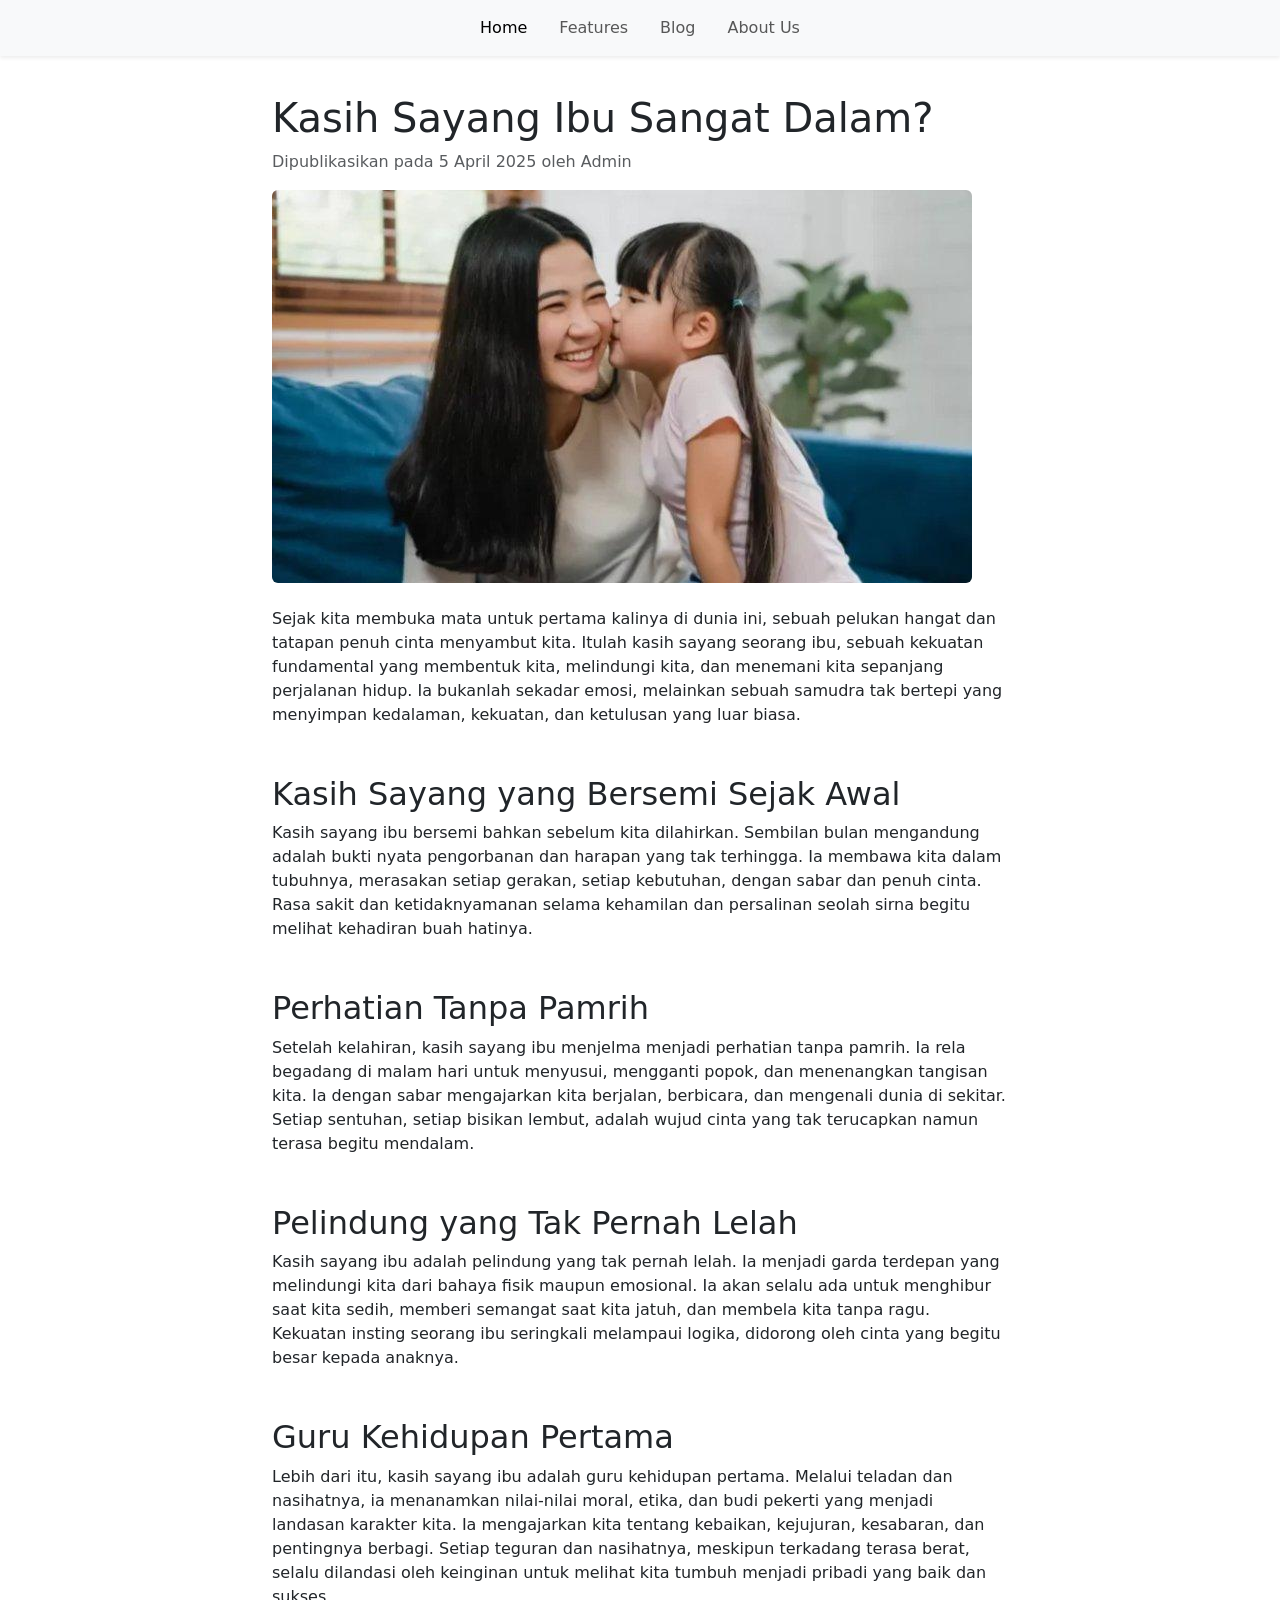
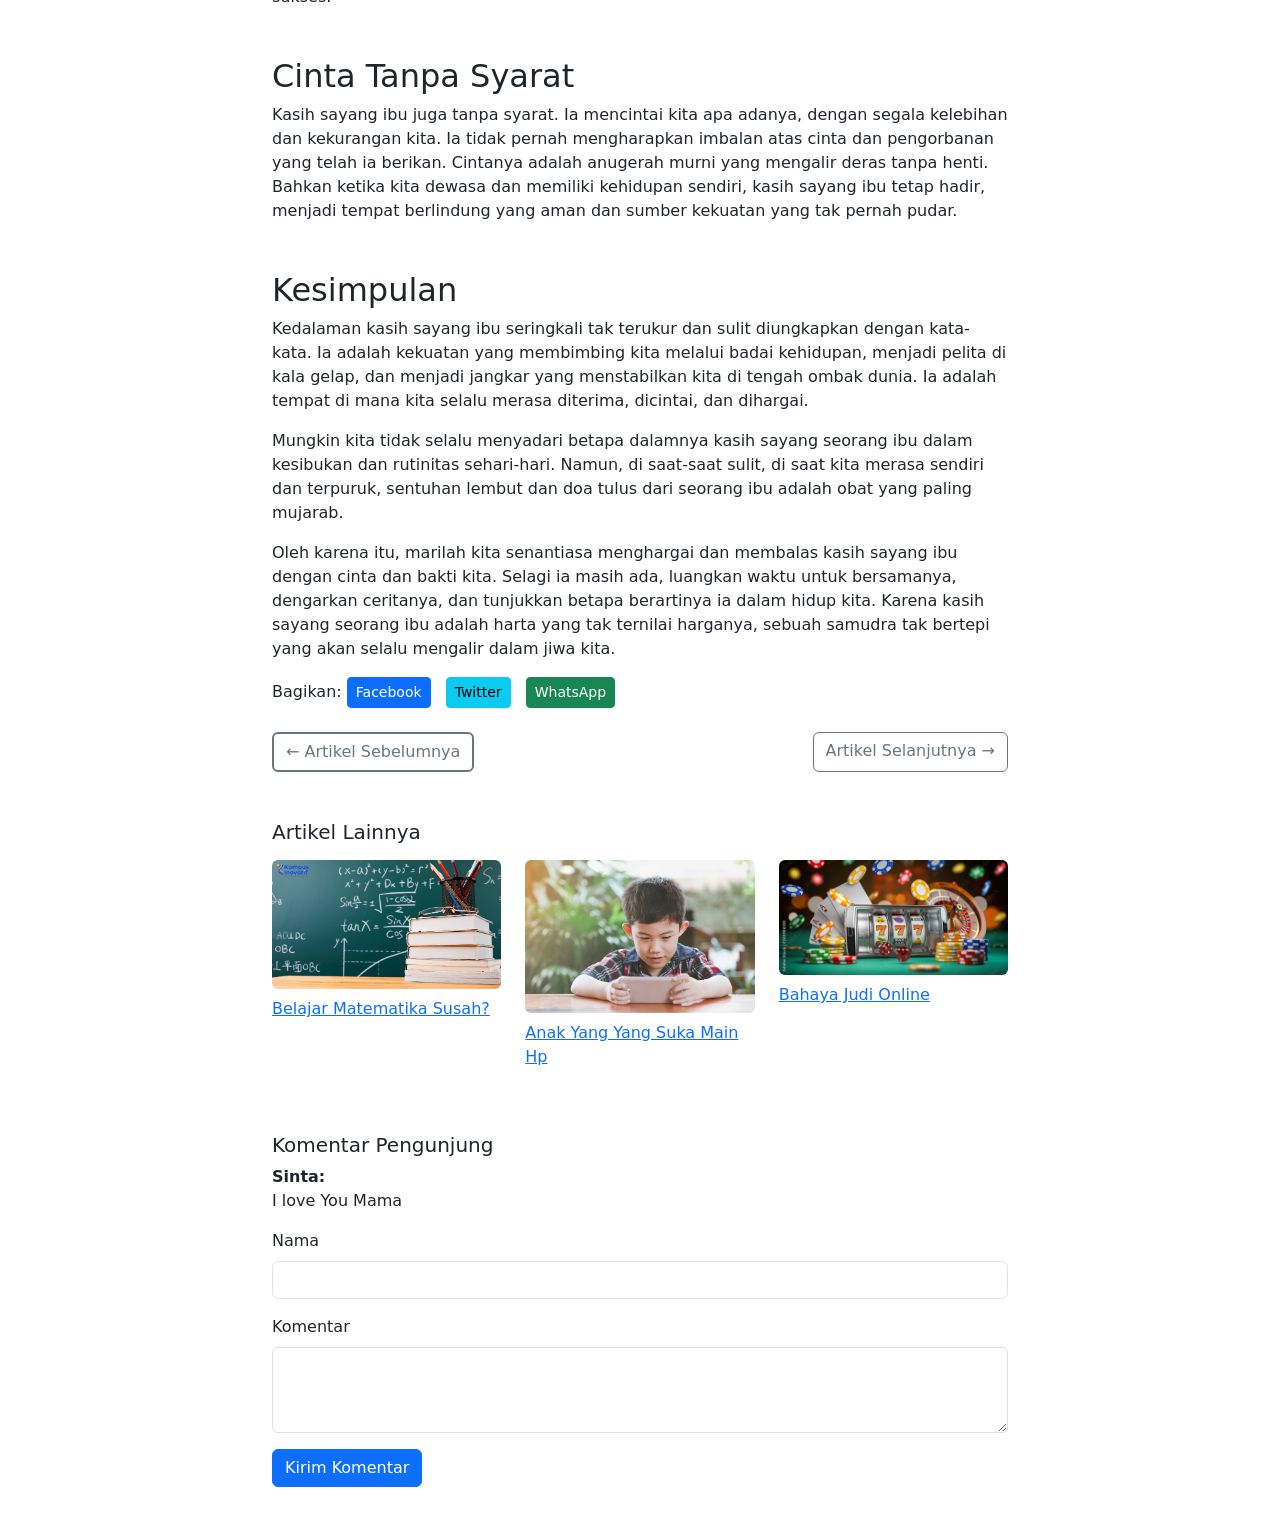
<file: artikel3.html>
<!DOCTYPE html>
<html lang="id">
<head>
  <meta charset="UTF-8">
  <meta name="viewport" content="width=device-width, initial-scale=1">
  <title>Artikel</title>
  <link href="https://cdn.jsdelivr.net/npm/bootstrap@5.3.0/dist/css/bootstrap.min.css" rel="stylesheet">
  <style>
    body {
      padding-top: 70px;
    }
    .share-btns a {
      margin-right: 10px;
    }
    .comment-box {
      margin-top: 30px;
    }
    .btn-custom {
    border: 2px solid #6c757d; /* Warna border */
    color: #6c757d; /* Warna teks */
    transition: all 0.3s ease; /* Efek transisi */
  }

  .btn-custom:hover {
    background-color: #6c757d; /* Warna latar saat hover */
    color: #fff; /* Warna teks saat hover */
    box-shadow: 0 4px 8px rgba(0, 0, 0, 0.2); /* Efek bayangan */
  }
  </style>
</head>
<body>

<!-- Navbar -->
<nav class="navbar navbar-expand-lg navbar-light bg-light fixed-top shadow-sm">
  <div class="container justify-content-center">
    <button class="navbar-toggler" type="button" data-bs-toggle="collapse" data-bs-target="#navbarNav" title="Toggle navigation">
      <span class="navbar-toggler-icon"></span>
    </button>
    <div class="collapse navbar-collapse justify-content-center" id="navbarNav">
      <ul class="navbar-nav gap-3">
        <li class="nav-item"><a class="nav-link active" href="index.html">Home</a></li>
        <li class="nav-item"><a class="nav-link" href="features.html">Features</a></li>
        <li class="nav-item"><a class="nav-link" href="blog.html">Blog</a></li>
        <li class="nav-item"><a class="nav-link" href="about.html">About Us</a></li>
      </ul>
    </div>
  </div>
</nav>
<!-- Konten Artikel -->
<div class="container pb-5">
  <div class="row">
    <div class="col-lg-8 mx-auto">

      <h1 class="mt-4">Kasih Sayang Ibu Sangat Dalam?</h1>
      <p class="text-muted">Dipublikasikan pada 5 April 2025 oleh Admin</p>

      <img src="/image/ibu.jpg" class="img-fluid rounded mb-4" alt="Gambar Artikel">

      <p>Sejak kita membuka mata untuk pertama kalinya di dunia ini, sebuah pelukan hangat dan tatapan penuh cinta menyambut kita. Itulah kasih sayang seorang ibu, sebuah kekuatan fundamental yang membentuk kita, melindungi kita, dan menemani kita sepanjang perjalanan hidup. Ia bukanlah sekadar emosi, melainkan sebuah samudra tak bertepi yang menyimpan kedalaman, kekuatan, dan ketulusan yang luar biasa.</p>

      <h2 class="mt-5">Kasih Sayang yang Bersemi Sejak Awal</h2>
      <p>Kasih sayang ibu bersemi bahkan sebelum kita dilahirkan. Sembilan bulan mengandung adalah bukti nyata pengorbanan dan harapan yang tak terhingga. Ia membawa kita dalam tubuhnya, merasakan setiap gerakan, setiap kebutuhan, dengan sabar dan penuh cinta. Rasa sakit dan ketidaknyamanan selama kehamilan dan persalinan seolah sirna begitu melihat kehadiran buah hatinya.</p>

      <h2 class="mt-5">Perhatian Tanpa Pamrih</h2>
      <p>Setelah kelahiran, kasih sayang ibu menjelma menjadi perhatian tanpa pamrih. Ia rela begadang di malam hari untuk menyusui, mengganti popok, dan menenangkan tangisan kita. Ia dengan sabar mengajarkan kita berjalan, berbicara, dan mengenali dunia di sekitar. Setiap sentuhan, setiap bisikan lembut, adalah wujud cinta yang tak terucapkan namun terasa begitu mendalam.</p>

      <h2 class="mt-5">Pelindung yang Tak Pernah Lelah</h2>
      <p>Kasih sayang ibu adalah pelindung yang tak pernah lelah. Ia menjadi garda terdepan yang melindungi kita dari bahaya fisik maupun emosional. Ia akan selalu ada untuk menghibur saat kita sedih, memberi semangat saat kita jatuh, dan membela kita tanpa ragu. Kekuatan insting seorang ibu seringkali melampaui logika, didorong oleh cinta yang begitu besar kepada anaknya.</p>

      <h2 class="mt-5">Guru Kehidupan Pertama</h2>
      <p>Lebih dari itu, kasih sayang ibu adalah guru kehidupan pertama. Melalui teladan dan nasihatnya, ia menanamkan nilai-nilai moral, etika, dan budi pekerti yang menjadi landasan karakter kita. Ia mengajarkan kita tentang kebaikan, kejujuran, kesabaran, dan pentingnya berbagi. Setiap teguran dan nasihatnya, meskipun terkadang terasa berat, selalu dilandasi oleh keinginan untuk melihat kita tumbuh menjadi pribadi yang baik dan sukses.</p>

      <h2 class="mt-5">Cinta Tanpa Syarat</h2>
      <p>Kasih sayang ibu juga tanpa syarat. Ia mencintai kita apa adanya, dengan segala kelebihan dan kekurangan kita. Ia tidak pernah mengharapkan imbalan atas cinta dan pengorbanan yang telah ia berikan. Cintanya adalah anugerah murni yang mengalir deras tanpa henti. Bahkan ketika kita dewasa dan memiliki kehidupan sendiri, kasih sayang ibu tetap hadir, menjadi tempat berlindung yang aman dan sumber kekuatan yang tak pernah pudar.</p>

      <h2 class="mt-5">Kesimpulan</h2>
      <p>Kedalaman kasih sayang ibu seringkali tak terukur dan sulit diungkapkan dengan kata-kata. Ia adalah kekuatan yang membimbing kita melalui badai kehidupan, menjadi pelita di kala gelap, dan menjadi jangkar yang menstabilkan kita di tengah ombak dunia. Ia adalah tempat di mana kita selalu merasa diterima, dicintai, dan dihargai.</p>
      <p>Mungkin kita tidak selalu menyadari betapa dalamnya kasih sayang seorang ibu dalam kesibukan dan rutinitas sehari-hari. Namun, di saat-saat sulit, di saat kita merasa sendiri dan terpuruk, sentuhan lembut dan doa tulus dari seorang ibu adalah obat yang paling mujarab.</p>
      <p>Oleh karena itu, marilah kita senantiasa menghargai dan membalas kasih sayang ibu dengan cinta dan bakti kita. Selagi ia masih ada, luangkan waktu untuk bersamanya, dengarkan ceritanya, dan tunjukkan betapa berartinya ia dalam hidup kita. Karena kasih sayang seorang ibu adalah harta yang tak ternilai harganya, sebuah samudra tak bertepi yang akan selalu mengalir dalam jiwa kita.</p>

      <div class="share-btns mb-4">
        <span>Bagikan: </span>
        <a href="https://www.facebook.com/sharer/sharer.php?u=https://example.com/artikel3.html" target="_blank" rel="noopener" class="btn btn-sm btn-primary">
          Facebook
        </a>
        <a href="https://twitter.com/intent/tweet?url=https://example.com/artikel3.html&text=Samudra%20Tak%20Bertepi:%20Kedalaman%20Kasih%20Sayang%20Seorang%20Ibu" target="_blank" rel="noopener" class="btn btn-sm btn-info">
          Twitter
        </a>
        <a href="https://api.whatsapp.com/send?text=Samudra%20Tak%20Bertepi:%20Kedalaman%20Kasih%20Sayang%20Seorang%20Ibu%20https://example.com/artikel3.html" target="_blank" rel="noopener" class="btn btn-sm btn-success">
          WhatsApp
        </a>
      </div>
      <!-- Navigasi Artikel -->
      <div class="d-flex justify-content-between my-4">
        <a href="/artikel2.html" class="btn btn-outline-secondary btn-custom">&larr; Artikel Sebelumnya</a>
        <a href="/features.html" class="btn btn-outline-secondary">Artikel Selanjutnya &rarr;</a>
      </div>

      <!-- Rekomendasi Artikel -->
      <h5 class="mt-5 mb-3">Artikel Lainnya</h5>
      <div class="row">
        <div class="col-md-4">
          <a href="/features.html" title="Belajar Matematika Susah?"><img src="/image/matematik.png" class="img-fluid rounded" alt=""></a>
          <p class="mt-2"><a href="/artikel2.html">Belajar Matematika Susah?</a></p>
        </div>
        <div class="col-md-4">
          <a href="/artikel1.html" title="Anak Yang Suka Main Hp"><img src="/image/anak.jpg" class="img-fluid rounded" alt=""></a>
          <p class="mt-2"><a href="/artikel1.html">Anak Yang Yang Suka Main Hp</a></p>
        </div>
        <div class="col-md-4">
          <a href="/artikel2.html" title="Bahaya Judi Online"><img src="/image/judi.jpg" class="img-fluid rounded" alt=""></a>
          <p class="mt-2"><a href="/artikel2.html">Bahaya Judi Online</a></p>
        </div>
      </div>

      <!-- Komentar -->
      <div class="comment-box mt-5">
        <h5>Komentar Pengunjung</h5>
        <div id="comment-list" class="mb-3">
          <!-- Komentar yang sudah ada -->
          <div class="mb-3">
            <strong>Sinta:</strong>
            <p>I love You Mama</p>
          </div>
        </div>
      
        <!-- Kolom Komentar -->
        <form id="comment-form">
          <div class="mb-3">
            <label for="nama" class="form-label">Nama</label>
            <input type="text" class="form-control" id="nama" required>
          </div>
          <div class="mb-3">
            <label for="komentar" class="form-label">Komentar</label>
            <textarea class="form-control" id="komentar" rows="3" required></textarea>
          </div>
          <button type="submit" class="btn btn-primary">Kirim Komentar</button>
        </form>
      </div>
      
      <script>
        // Tangani pengiriman komentar
        document.getElementById('comment-form').addEventListener('submit', function (e) {
          e.preventDefault(); // Mencegah reload halaman
      
          // Ambil nilai dari input
          const nama = document.getElementById('nama').value;
          const komentar = document.getElementById('komentar').value;
      
          // Buat elemen komentar baru
          const commentList = document.getElementById('comment-list');
          const newComment = document.createElement('div');
          newComment.classList.add('mb-3');
          newComment.innerHTML = `<strong>${nama}:</strong><p>${komentar}</p>`;
      
          // Tambahkan komentar ke daftar
          commentList.appendChild(newComment);
      
          // Reset form
          document.getElementById('comment-form').reset();
        });
      </script>

    </div>
  </div>
</div>
    </div>
  </div>
</div>

<!-- Bootstrap JS -->
<script src="https://cdn.jsdelivr.net/npm/bootstrap@5.3.0/dist/js/bootstrap.bundle.min.js"></script>

</body>
</html>
</file>
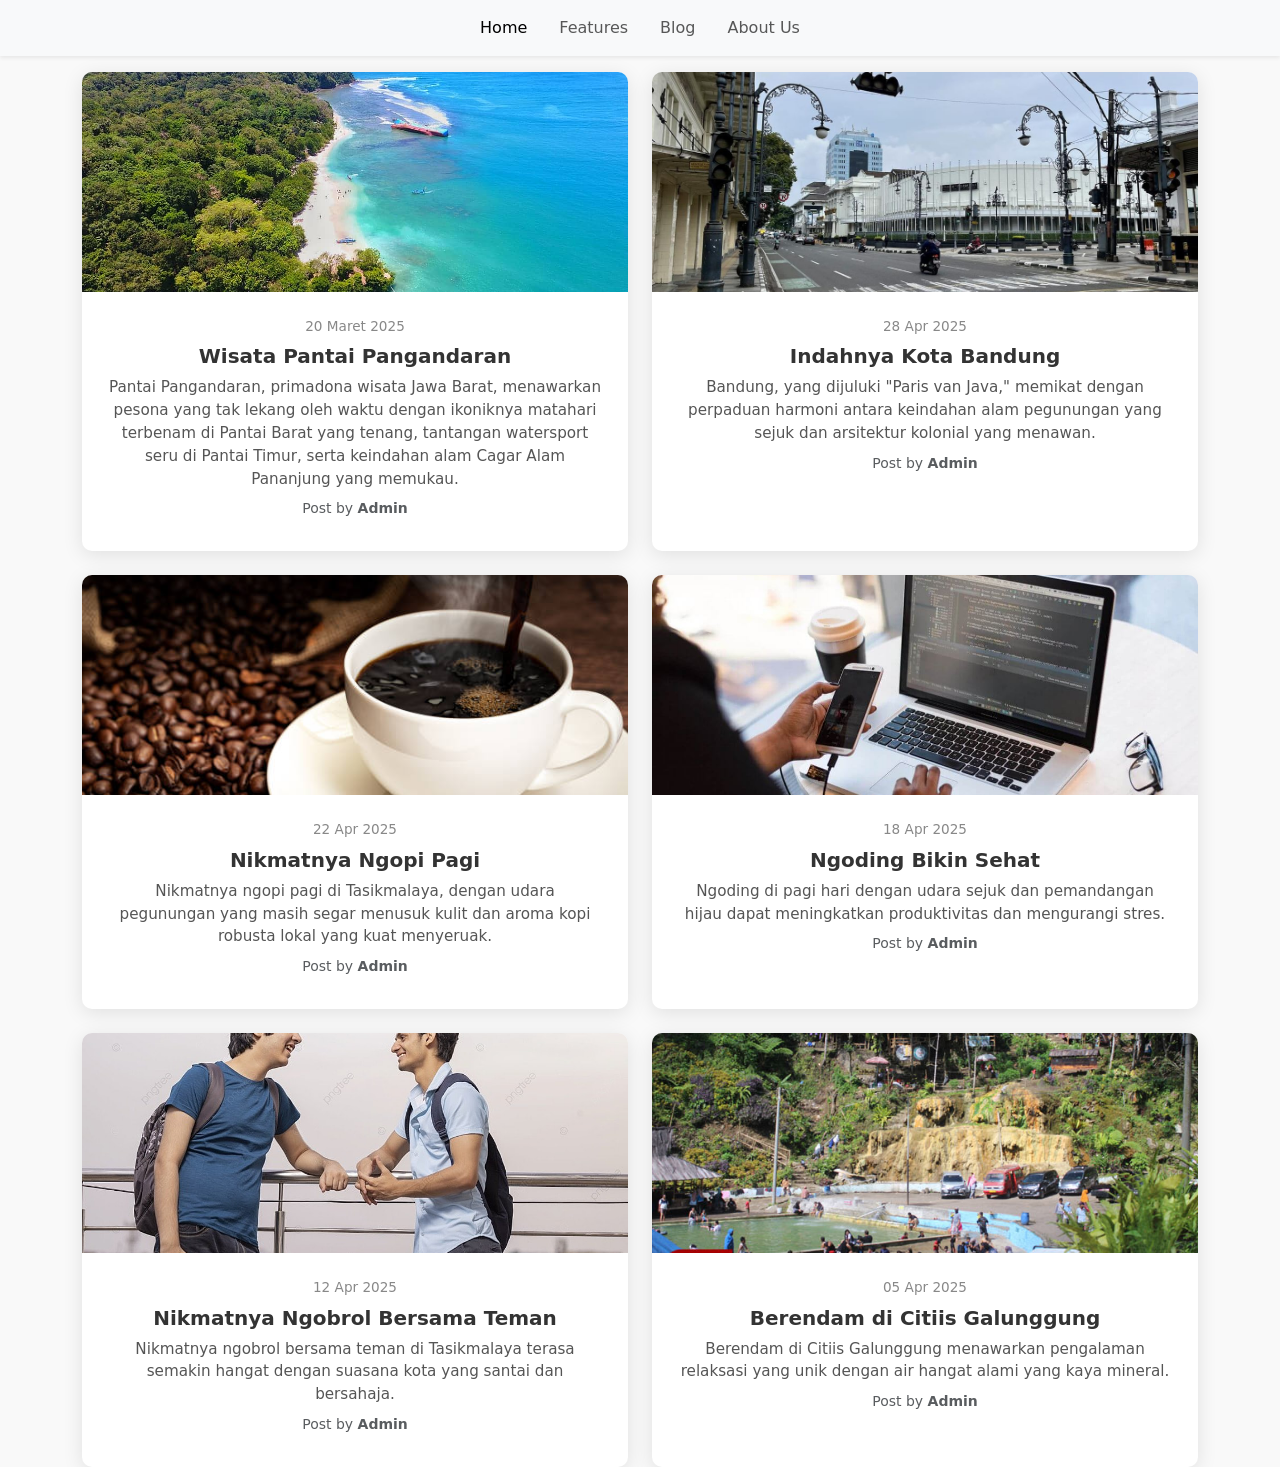
<file: blog.html>
<!DOCTYPE html>
<html lang="en">
<head>
  <meta charset="UTF-8" />
  <meta name="viewport" content="width=device-width, initial-scale=1.0"/>
  <title>Blog Saya</title>
  <link href="https://cdn.jsdelivr.net/npm/bootstrap@5.3.0/dist/css/bootstrap.min.css" rel="stylesheet"/>
  <style>
    body {
      background-color: #f9f9f9;
    }
    .blog-card {
      background: white;
      border-radius: 10px;
      box-shadow: 0 4px 20px rgba(0,0,0,0.1);
      transition: transform 0.3s ease;
      height: 100%;
      text-align: center;
    }
    .blog-card:hover {
      transform: translateY(-5px);
    }
    .blog-img {
      border-top-left-radius: 10px;
      border-top-right-radius: 10px;
      height: 220px;
      object-fit: cover;
    }
    .blog-meta {
      font-size: 0.85rem;
      color: #888;
    }
    h5 {
      font-size: 1.25rem;
      font-weight: bold;
      color: #333;
    }
    p {
      font-size: 0.95rem;
      color: #555;
    }
    .blog-meta, h5, p {
      margin-bottom: 0.5rem;
    }
    .blog-card .p-4 {
      padding: 2rem;
    }
  </style>
</head>
<body>

<!-- Navbar -->
<nav class="navbar navbar-expand-lg navbar-light bg-light fixed-top shadow-sm">
  <div class="container justify-content-center">
    <button class="navbar-toggler" type="button" data-bs-toggle="collapse" data-bs-target="#navbarNav" title="Toggle navigation">
      <span class="navbar-toggler-icon"></span>
    </button>
    <div class="collapse navbar-collapse justify-content-center" id="navbarNav">
      <ul class="navbar-nav gap-3">
        <li class="nav-item"><a class="nav-link active" href="index.html">Home</a></li>
        <li class="nav-item"><a class="nav-link" href="features.html">Features</a></li>
        <li class="nav-item"><a class="nav-link" href="blog.html">Blog</a></li>
        <li class="nav-item"><a class="nav-link" href="about.html">About Us</a></li>
      </ul>
    </div>
  </div>
</nav>

<!-- Blog Section -->
<div class="container pt-5 mt-4">
  <div class="row g-4">

    <!-- Artikel 1 -->
    <div class="col-md-6">
      <div class="blog-card">
        <img src="/image/pantai.jpg" class="w-100 blog-img" alt="Post Image">
        <div class="p-4">
          <div class="blog-meta">20 Maret 2025</div>
          <h5>Wisata Pantai Pangandaran</h5>
          <p>Pantai Pangandaran, primadona wisata Jawa Barat, menawarkan pesona yang tak lekang oleh waktu dengan ikoniknya matahari terbenam di Pantai Barat yang tenang, tantangan watersport seru di Pantai Timur, serta keindahan alam Cagar Alam Pananjung yang memukau.</p>
          <p class="text-muted small">Post by <strong>Admin</strong></p>
        </div>
      </div>
    </div>

    <!-- Artikel 2 -->
    <div class="col-md-6">
      <div class="blog-card">
        <img src="/image/bandung.jpeg" class="w-100 blog-img" alt="Post Image">
        <div class="p-4">
          <div class="blog-meta">28 Apr 2025</div>
          <h5>Indahnya Kota Bandung</h5>
          <p>Bandung, yang dijuluki "Paris van Java," memikat dengan perpaduan harmoni antara keindahan alam pegunungan yang sejuk dan arsitektur kolonial yang menawan.</p>
          <p class="text-muted small">Post by <strong>Admin</strong></p>
        </div>
      </div>
    </div>

    <!-- Artikel 3 -->
    <div class="col-md-6">
      <div class="blog-card">
        <img src="/image/kopi.jpg" class="w-100 blog-img" alt="Post Image">
        <div class="p-4">
          <div class="blog-meta">22 Apr 2025</div>
          <h5>Nikmatnya Ngopi Pagi</h5>
          <p>Nikmatnya ngopi pagi di Tasikmalaya, dengan udara pegunungan yang masih segar menusuk kulit dan aroma kopi robusta lokal yang kuat menyeruak.</p>
          <p class="text-muted small">Post by <strong>Admin</strong></p>
        </div>
      </div>
    </div>

    <!-- Artikel 4 -->
    <div class="col-md-6">
      <div class="blog-card">
        <img src="/image/ngoding.jpg" class="w-100 blog-img" alt="Post Image">
        <div class="p-4">
          <div class="blog-meta">18 Apr 2025</div>
          <h5>Ngoding Bikin Sehat</h5>
          <p>Ngoding di pagi hari dengan udara sejuk dan pemandangan hijau dapat meningkatkan produktivitas dan mengurangi stres.</p>
          <p class="text-muted small">Post by <strong>Admin</strong></p>
        </div>
      </div>
    </div>

    <!-- Artikel 5 -->
    <div class="col-md-6">
      <div class="blog-card">
        <img src="/image//teman.jpg" class="w-100 blog-img" alt="Post Image">
        <div class="p-4">
          <div class="blog-meta">12 Apr 2025</div>
          <h5>Nikmatnya Ngobrol Bersama Teman</h5>
          <p>Nikmatnya ngobrol bersama teman di Tasikmalaya terasa semakin hangat dengan suasana kota yang santai dan bersahaja.</p>
          <p class="text-muted small">Post by <strong>Admin</strong></p>
        </div>
      </div>
    </div>

    <!-- Artikel 6 -->
    <div class="col-md-6">
      <div class="blog-card">
        <img src="/image/citiis.jpg" class="w-100 blog-img" alt="Post Image">
        <div class="p-4">
          <div class="blog-meta">05 Apr 2025</div>
          <h5>Berendam di Citiis Galunggung</h5>
          <p>Berendam di Citiis Galunggung menawarkan pengalaman relaksasi yang unik dengan air hangat alami yang kaya mineral.</p>
          <p class="text-muted small">Post by <strong>Admin</strong></p>
        </div>
      </div>
    </div>

  </div>
</div>

<script src="https://cdn.jsdelivr.net/npm/bootstrap@5.3.0/dist/js/bootstrap.bundle.min.js"></script>
</body>
</html>
</file>
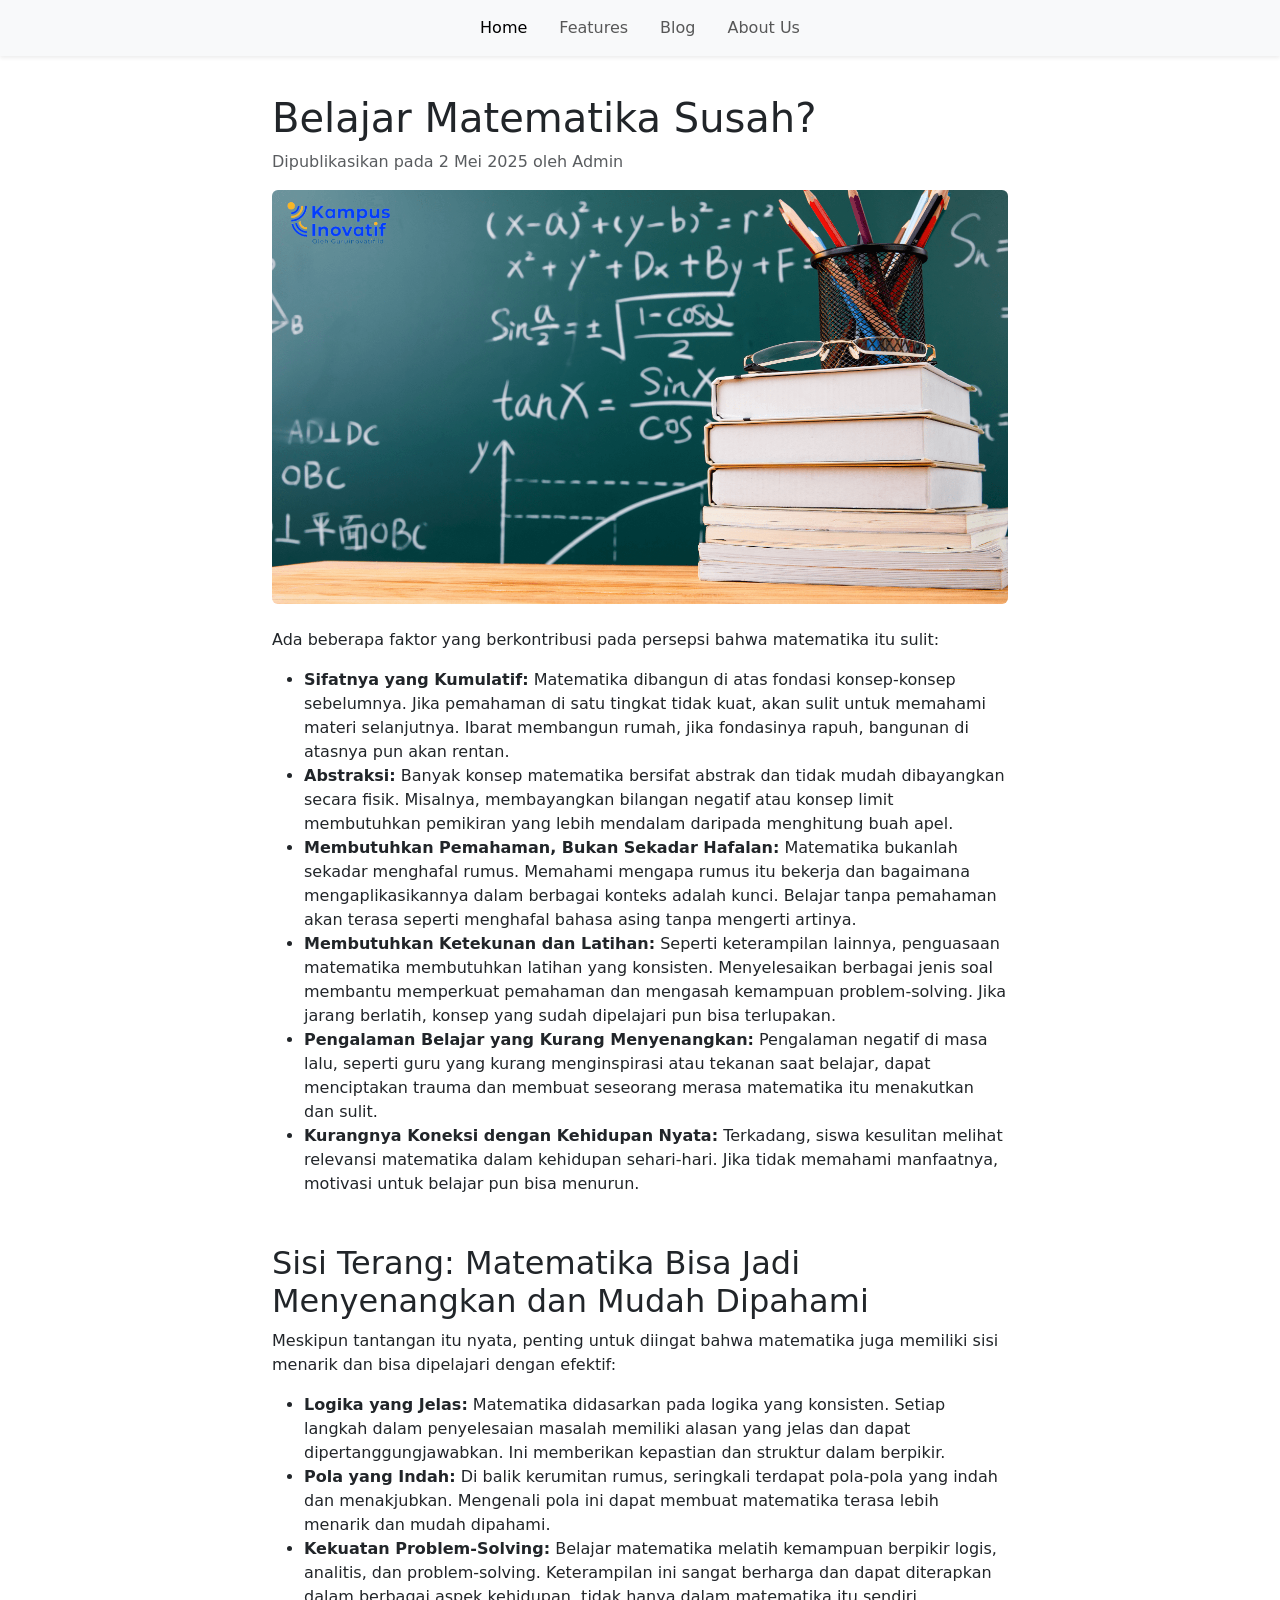
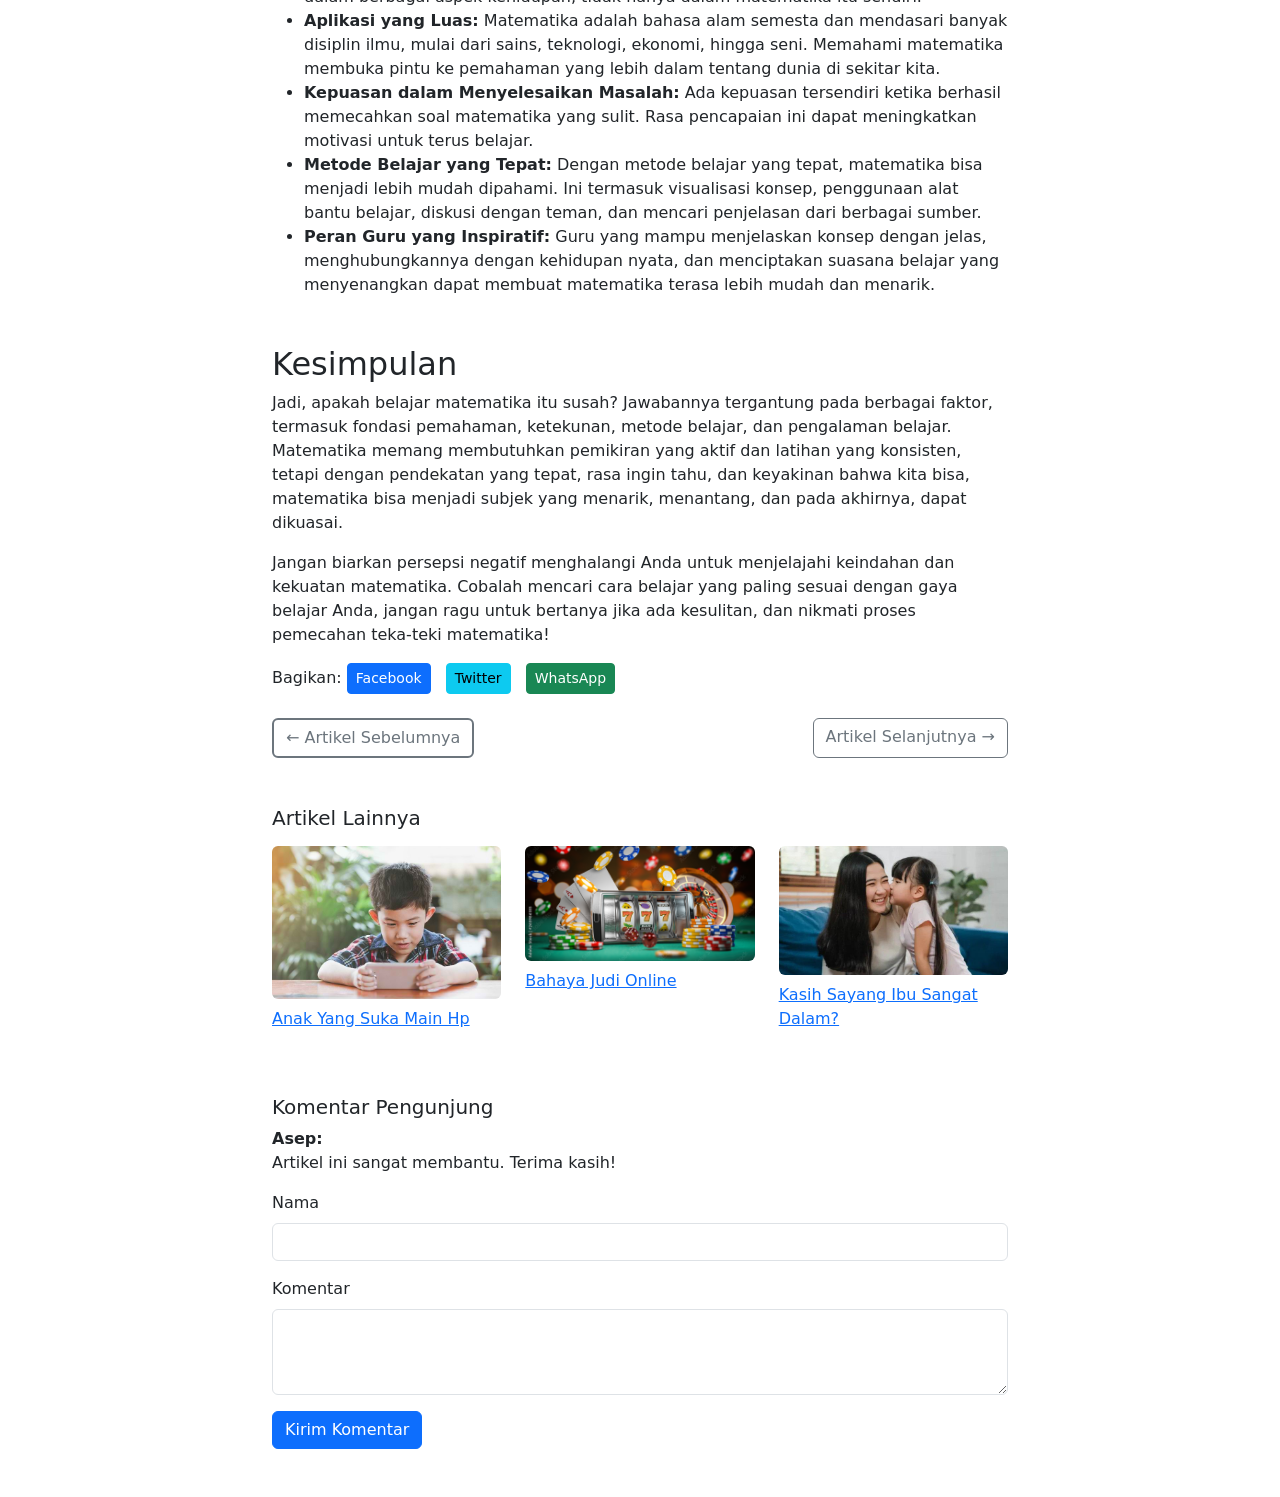
<file: features.html>
<!DOCTYPE html>
<html lang="id">
<head>
  <meta charset="UTF-8">
  <meta name="viewport" content="width=device-width, initial-scale=1">
  <title>Artikel</title>
  <link href="https://cdn.jsdelivr.net/npm/bootstrap@5.3.0/dist/css/bootstrap.min.css" rel="stylesheet">
  <style>
    body {
      padding-top: 70px;
    }
    .share-btns a {
      margin-right: 10px;
    }
    .comment-box {
      margin-top: 30px;
    }
    .btn-custom {
    border: 2px solid #6c757d; /* Warna border */
    color: #6c757d; /* Warna teks */
    transition: all 0.3s ease; /* Efek transisi */
  }

  .btn-custom:hover {
    background-color: #6c757d; /* Warna latar saat hover */
    color: #fff; /* Warna teks saat hover */
    box-shadow: 0 4px 8px rgba(0, 0, 0, 0.2); /* Efek bayangan */
  }
  </style>
</head>
<body>

<!-- Navbar -->
<nav class="navbar navbar-expand-lg navbar-light bg-light fixed-top shadow-sm">
  <div class="container justify-content-center">
    <button class="navbar-toggler" type="button" data-bs-toggle="collapse" data-bs-target="#navbarNav" title="Toggle navigation">
      <span class="navbar-toggler-icon"></span>
    </button>
    <div class="collapse navbar-collapse justify-content-center" id="navbarNav">
      <ul class="navbar-nav gap-3">
        <li class="nav-item"><a class="nav-link active" href="index.html">Home</a></li>
        <li class="nav-item"><a class="nav-link" href="features.html">Features</a></li>
        <li class="nav-item"><a class="nav-link" href="blog.html">Blog</a></li>
        <li class="nav-item"><a class="nav-link" href="about.html">About Us</a></li>
      </ul>
    </div>
  </div>
</nav>
<!-- Konten Artikel -->
<div class="container pb-5">
  <div class="row">
    <div class="col-lg-8 mx-auto">

      <h1 class="mt-4">Belajar Matematika Susah?</h1>
      <p class="text-muted">Dipublikasikan pada 2 Mei 2025 oleh Admin</p>

      <img src="/image/matematik.png" class="img-fluid rounded mb-4" alt="Gambar Artikel">

      <p>Ada beberapa faktor yang berkontribusi pada persepsi bahwa matematika itu sulit:</p>
      <ul>
        <li><strong>Sifatnya yang Kumulatif:</strong> Matematika dibangun di atas fondasi konsep-konsep sebelumnya. Jika pemahaman di satu tingkat tidak kuat, akan sulit untuk memahami materi selanjutnya. Ibarat membangun rumah, jika fondasinya rapuh, bangunan di atasnya pun akan rentan.</li>
        <li><strong>Abstraksi:</strong> Banyak konsep matematika bersifat abstrak dan tidak mudah dibayangkan secara fisik. Misalnya, membayangkan bilangan negatif atau konsep limit membutuhkan pemikiran yang lebih mendalam daripada menghitung buah apel.</li>
        <li><strong>Membutuhkan Pemahaman, Bukan Sekadar Hafalan:</strong> Matematika bukanlah sekadar menghafal rumus. Memahami mengapa rumus itu bekerja dan bagaimana mengaplikasikannya dalam berbagai konteks adalah kunci. Belajar tanpa pemahaman akan terasa seperti menghafal bahasa asing tanpa mengerti artinya.</li>
        <li><strong>Membutuhkan Ketekunan dan Latihan:</strong> Seperti keterampilan lainnya, penguasaan matematika membutuhkan latihan yang konsisten. Menyelesaikan berbagai jenis soal membantu memperkuat pemahaman dan mengasah kemampuan problem-solving. Jika jarang berlatih, konsep yang sudah dipelajari pun bisa terlupakan.</li>
        <li><strong>Pengalaman Belajar yang Kurang Menyenangkan:</strong> Pengalaman negatif di masa lalu, seperti guru yang kurang menginspirasi atau tekanan saat belajar, dapat menciptakan trauma dan membuat seseorang merasa matematika itu menakutkan dan sulit.</li>
        <li><strong>Kurangnya Koneksi dengan Kehidupan Nyata:</strong> Terkadang, siswa kesulitan melihat relevansi matematika dalam kehidupan sehari-hari. Jika tidak memahami manfaatnya, motivasi untuk belajar pun bisa menurun.</li>
      </ul>

      <h2 class="mt-5">Sisi Terang: Matematika Bisa Jadi Menyenangkan dan Mudah Dipahami</h2>
      <p>Meskipun tantangan itu nyata, penting untuk diingat bahwa matematika juga memiliki sisi menarik dan bisa dipelajari dengan efektif:</p>
      <ul>
        <li><strong>Logika yang Jelas:</strong> Matematika didasarkan pada logika yang konsisten. Setiap langkah dalam penyelesaian masalah memiliki alasan yang jelas dan dapat dipertanggungjawabkan. Ini memberikan kepastian dan struktur dalam berpikir.</li>
        <li><strong>Pola yang Indah:</strong> Di balik kerumitan rumus, seringkali terdapat pola-pola yang indah dan menakjubkan. Mengenali pola ini dapat membuat matematika terasa lebih menarik dan mudah dipahami.</li>
        <li><strong>Kekuatan Problem-Solving:</strong> Belajar matematika melatih kemampuan berpikir logis, analitis, dan problem-solving. Keterampilan ini sangat berharga dan dapat diterapkan dalam berbagai aspek kehidupan, tidak hanya dalam matematika itu sendiri.</li>
        <li><strong>Aplikasi yang Luas:</strong> Matematika adalah bahasa alam semesta dan mendasari banyak disiplin ilmu, mulai dari sains, teknologi, ekonomi, hingga seni. Memahami matematika membuka pintu ke pemahaman yang lebih dalam tentang dunia di sekitar kita.</li>
        <li><strong>Kepuasan dalam Menyelesaikan Masalah:</strong> Ada kepuasan tersendiri ketika berhasil memecahkan soal matematika yang sulit. Rasa pencapaian ini dapat meningkatkan motivasi untuk terus belajar.</li>
        <li><strong>Metode Belajar yang Tepat:</strong> Dengan metode belajar yang tepat, matematika bisa menjadi lebih mudah dipahami. Ini termasuk visualisasi konsep, penggunaan alat bantu belajar, diskusi dengan teman, dan mencari penjelasan dari berbagai sumber.</li>
        <li><strong>Peran Guru yang Inspiratif:</strong> Guru yang mampu menjelaskan konsep dengan jelas, menghubungkannya dengan kehidupan nyata, dan menciptakan suasana belajar yang menyenangkan dapat membuat matematika terasa lebih mudah dan menarik.</li>
      </ul>

      <h2 class="mt-5">Kesimpulan</h2>
      <p>Jadi, apakah belajar matematika itu susah? Jawabannya tergantung pada berbagai faktor, termasuk fondasi pemahaman, ketekunan, metode belajar, dan pengalaman belajar. Matematika memang membutuhkan pemikiran yang aktif dan latihan yang konsisten, tetapi dengan pendekatan yang tepat, rasa ingin tahu, dan keyakinan bahwa kita bisa, matematika bisa menjadi subjek yang menarik, menantang, dan pada akhirnya, dapat dikuasai.</p>
      <p>Jangan biarkan persepsi negatif menghalangi Anda untuk menjelajahi keindahan dan kekuatan matematika. Cobalah mencari cara belajar yang paling sesuai dengan gaya belajar Anda, jangan ragu untuk bertanya jika ada kesulitan, dan nikmati proses pemecahan teka-teki matematika!</p>


      <!-- Tombol Share -->
      <div class="share-btns mb-4">
        <span>Bagikan: </span>
        <a href="https://www.facebook.com/sharer/sharer.php?u=https://example.com/features.html" target="_blank" rel="noopener" class="btn btn-sm btn-primary">
          Facebook
        </a>
        <a href="https://twitter.com/intent/tweet?url=https://example.com/features.html&text=Belajar%20Matematika%20Susah%3F" target="_blank" rel="noopener" class="btn btn-sm btn-info">
          Twitter
        </a>
        <a href="https://api.whatsapp.com/send?text=Belajar%20Matematika%20Susah%3F%20https://example.com/features.html" target="_blank" rel="noopener" class="btn btn-sm btn-success">
          WhatsApp
        </a>
      </div>

      <!-- Navigasi Artikel -->
      <div class="d-flex justify-content-between my-4">
        <a href="/artikel3.html" class="btn btn-outline-secondary btn-custom">&larr; Artikel Sebelumnya</a>
        <a href="/artikel1.html" class="btn btn-outline-secondary">Artikel Selanjutnya &rarr;</a>
      </div>

      <!-- Rekomendasi Artikel -->
      <h5 class="mt-5 mb-3">Artikel Lainnya</h5>
      <div class="row">
        <div class="col-md-4">
          <a href="/artikel1.html" title="Anak Yang Suka Main Hp"><img src="/image/anak.jpg" class="img-fluid rounded" alt=""></a>
          <p class="mt-2"><a href="/artikel1.html">Anak Yang Suka Main Hp</a></p>
        </div>
        <div class="col-md-4">
          <a href="/artikel2.html" title="Bahaya Judi Online"><img src="/image/judi.jpg" class="img-fluid rounded" alt=""></a>
          <p class="mt-2"><a href="/artikel2.html">Bahaya Judi Online</a></p>
        </div>
        <div class="col-md-4">
          <a href="/artikel3.html" title="Kasih Sayang Ibu Sangat Dalam?"><img src="/image/ibu.jpg" class="img-fluid rounded" alt=""></a>
          <p class="mt-2"><a href="/artikel3.html">Kasih Sayang Ibu Sangat Dalam?</a></p>
        </div>
      </div>

      <!-- Komentar -->
      <div class="comment-box mt-5">
        <h5>Komentar Pengunjung</h5>
        <div id="comment-list" class="mb-3">
          <!-- Komentar yang sudah ada -->
          <div class="mb-3">
            <strong>Asep:</strong>
            <p>Artikel ini sangat membantu. Terima kasih!</p>
          </div>
        </div>
      
        <!-- Kolom Komentar -->
        <form id="comment-form">
          <div class="mb-3">
            <label for="nama" class="form-label">Nama</label>
            <input type="text" class="form-control" id="nama" required>
          </div>
          <div class="mb-3">
            <label for="komentar" class="form-label">Komentar</label>
            <textarea class="form-control" id="komentar" rows="3" required></textarea>
          </div>
          <button type="submit" class="btn btn-primary">Kirim Komentar</button>
        </form>
      </div>
      
      <script>
        // Tangani pengiriman komentar
        document.getElementById('comment-form').addEventListener('submit', function (e) {
          e.preventDefault(); // Mencegah reload halaman
      
          // Ambil nilai dari input
          const nama = document.getElementById('nama').value;
          const komentar = document.getElementById('komentar').value;
      
          // Buat elemen komentar baru
          const commentList = document.getElementById('comment-list');
          const newComment = document.createElement('div');
          newComment.classList.add('mb-3');
          newComment.innerHTML = `<strong>${nama}:</strong><p>${komentar}</p>`;
      
          // Tambahkan komentar ke daftar
          commentList.appendChild(newComment);
      
          // Reset form
          document.getElementById('comment-form').reset();
        });
      </script>

    </div>
  </div>
</div>
    </div>
  </div>
</div>

<!-- Bootstrap JS -->
<script src="https://cdn.jsdelivr.net/npm/bootstrap@5.3.0/dist/js/bootstrap.bundle.min.js"></script>

</body>
</html>
</file>
